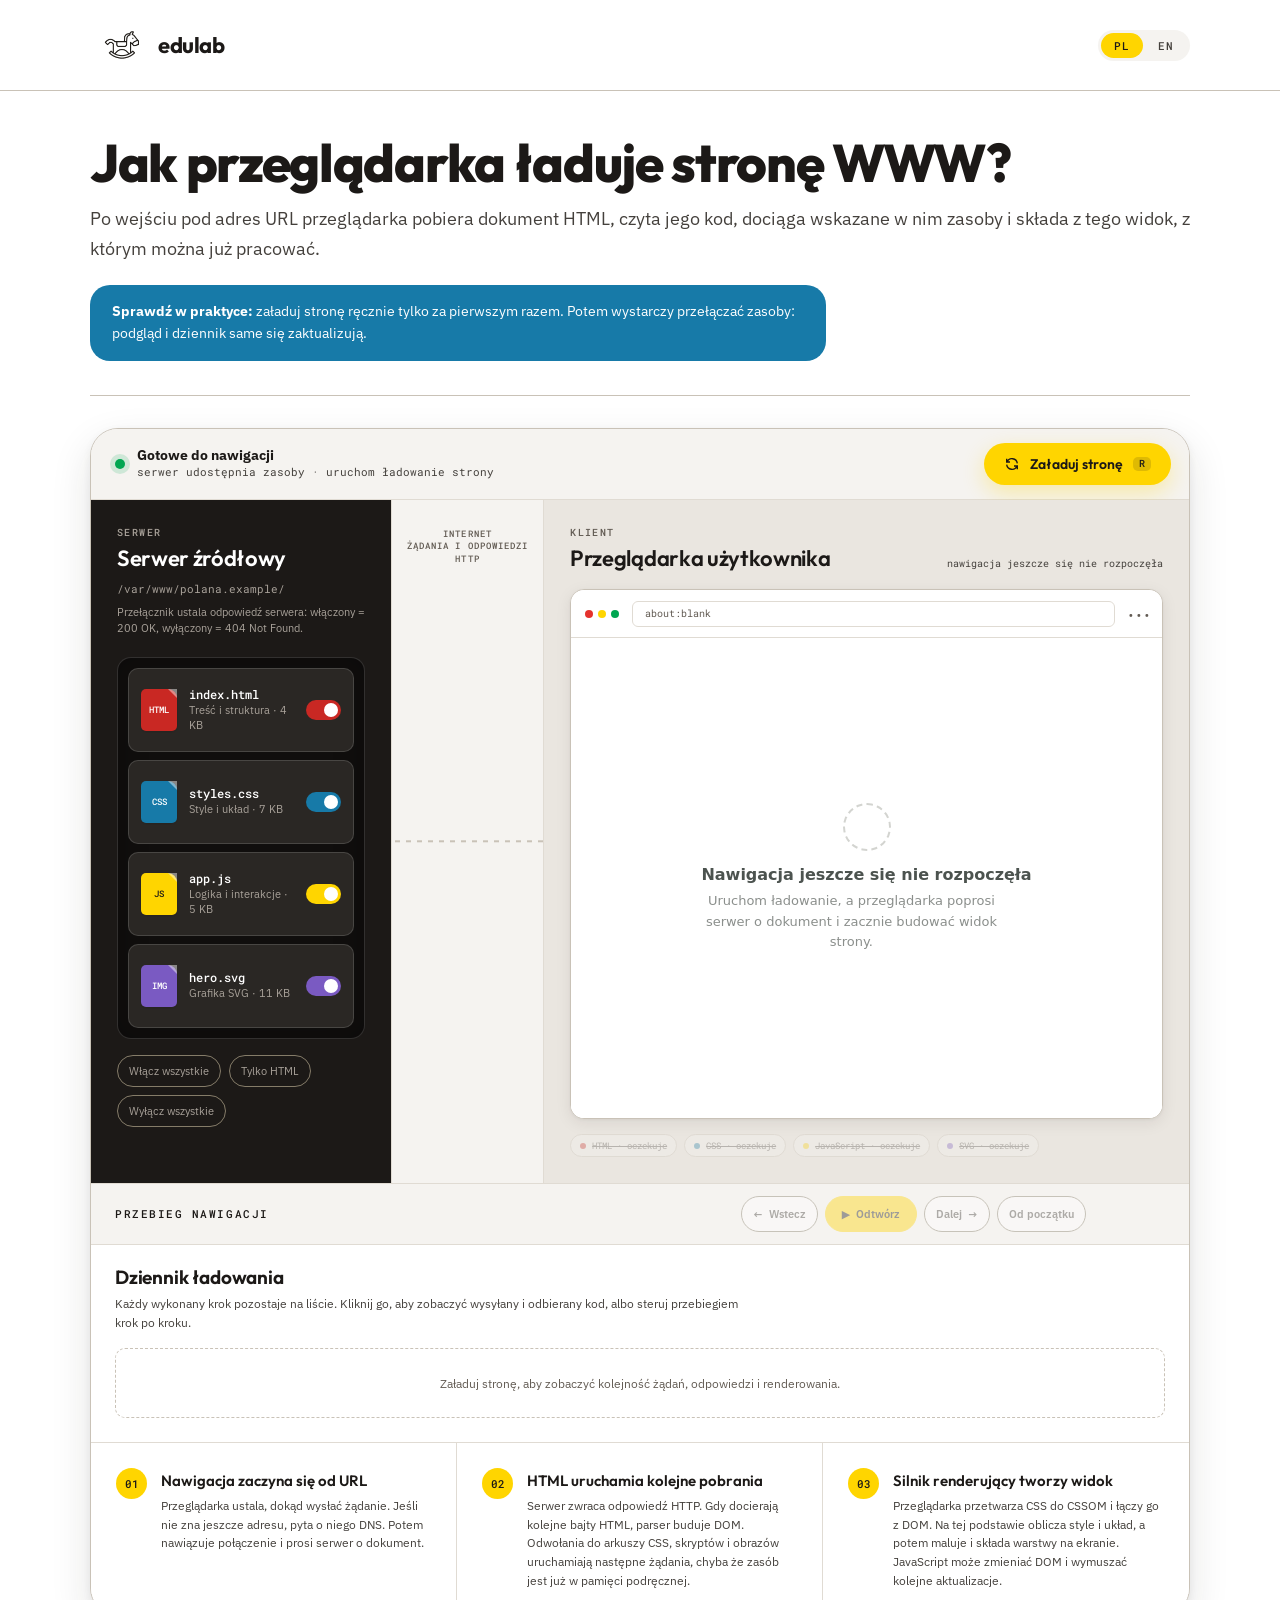
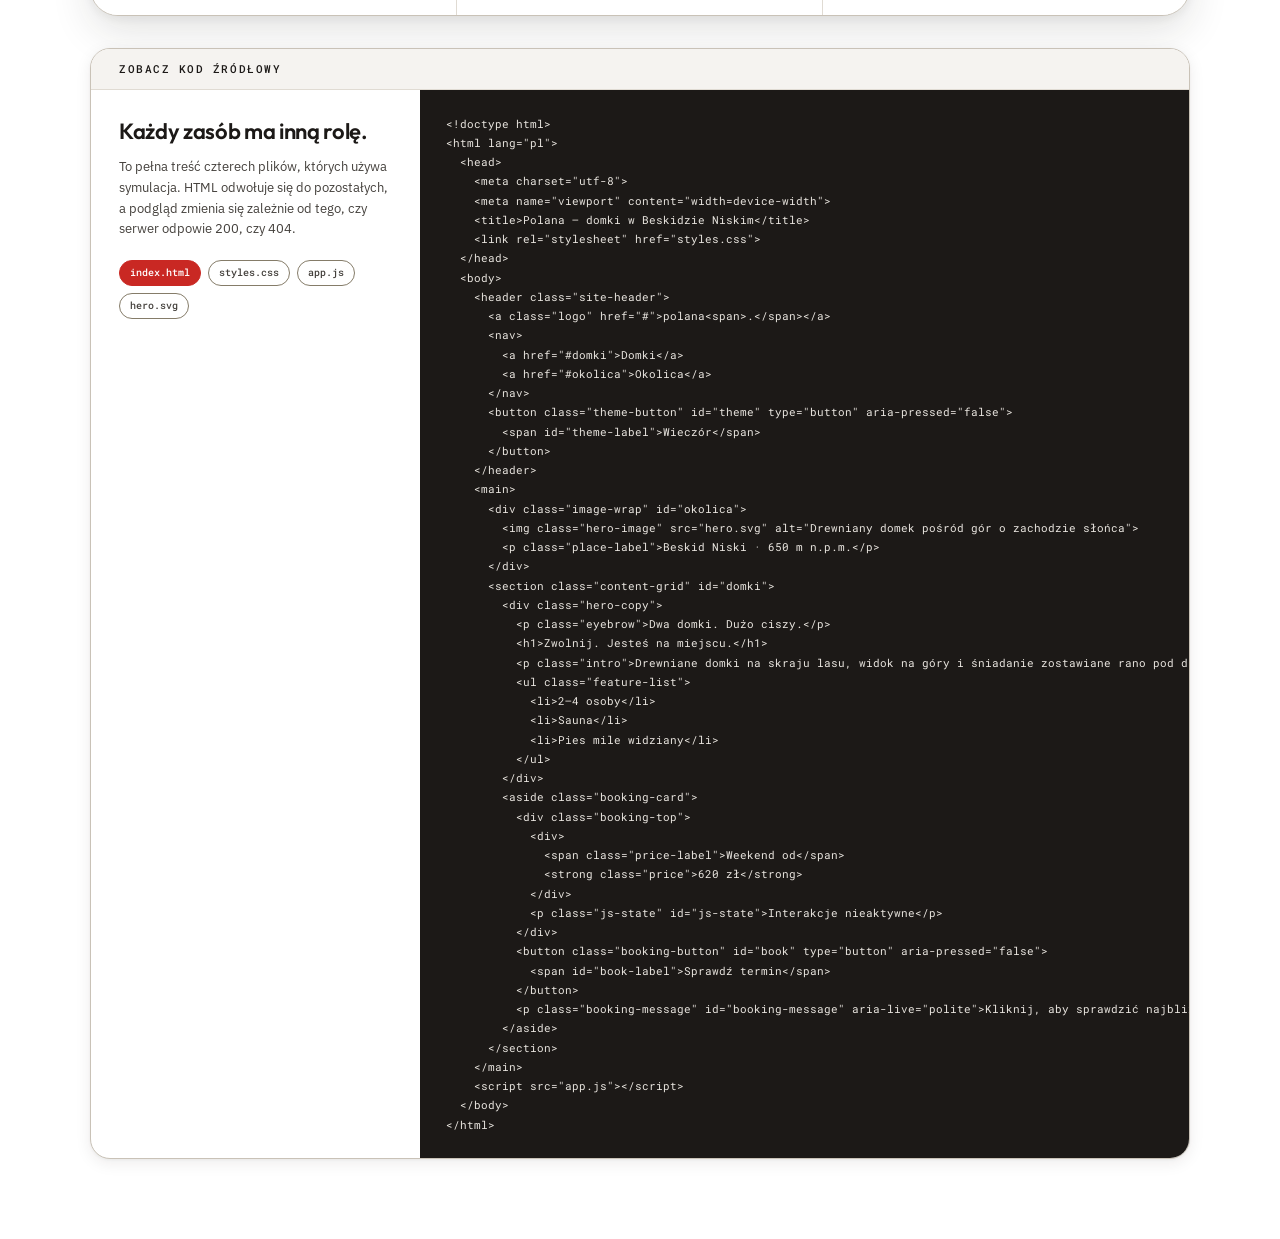
<file: index.html>
<!doctype html>
<html lang="pl">
<head>
  <meta charset="utf-8">
  <meta name="viewport" content="width=device-width, initial-scale=1">
  <meta name="description" content="Interaktywna symulacja pokazująca, jak przeglądarka przechodzi od adresu URL i odpowiedzi HTTP do DOM, CSSOM, układu i gotowego widoku.">
  <link rel="icon" href="data:image/svg+xml,%3Csvg xmlns='http://www.w3.org/2000/svg' viewBox='0 0 32 32'%3E%3Crect width='32' height='32' rx='9' fill='%231C1917'/%3E%3Crect x='7' y='7' width='8' height='8' rx='2' fill='%23E5322D'/%3E%3Crect x='17' y='7' width='8' height='8' rx='2' fill='%231E8FC2'/%3E%3Crect x='7' y='17' width='8' height='8' rx='2' fill='%23FFD500'/%3E%3Crect x='17' y='17' width='8' height='8' rx='2' fill='%237A5AC2'/%3E%3C/svg%3E">
  <title>Jak przeglądarka ładuje stronę WWW – interaktywny przewodnik</title>
  <link rel="preconnect" href="https://fonts.googleapis.com">
  <link rel="preconnect" href="https://fonts.gstatic.com" crossorigin>
  <link rel="stylesheet" href="https://fonts.googleapis.com/css2?family=Outfit:wght@400;500;600;700;800&family=IBM+Plex+Sans:wght@400;500;600;700&family=Roboto+Mono:wght@400;500&display=swap">
  <style>

    /* ─── edulab design tokens (source: edustyl tokens/colors_and_type.css) ─── */
    :root {
      --font-display: 'Outfit', 'IBM Plex Sans', system-ui, sans-serif;
      --font-sans: 'IBM Plex Sans', system-ui, -apple-system, sans-serif;
      --font-mono: 'Roboto Mono', ui-monospace, 'SF Mono', Menlo, monospace;

      --paper: #FFFFFF;
      --paper-2: #F5F3F0;
      --paper-3: #EAE6E0;
      --surface: #FFFFFF;
      --ink: #1C1917;
      --ink-2: #44403C;
      --ink-3: #625B53;
      --line: #E0DBD3;
      --line-2: #C9C2B7; --line-strong: #857C69; /* control borders >= 3:1 */ --track: color-mix(in srgb, var(--ink) 24%, transparent);

      --yellow: #FFD500; --yellow-600: #F0C800; --yellow-soft: #FFD500; --yellow-ink: #1C1917;
      --blue: #1E8FC2;   --blue-600: #177AA8;   --blue-soft: #177AA8;   --blue-ink: #FFFFFF;
      --green: #00A651;  --green-600: #078342;  --green-soft: #078342;  --green-ink: #FFFFFF;
      --red: #E5322D;    --red-600: #C92823;    --red-soft: #C92823;    --red-ink: #FFFFFF;

      /* Legacy role aliases kept so older selectors resolve */
      --marigold: var(--yellow); --marigold-600: var(--yellow-600);
      --marigold-soft: var(--yellow-soft); --marigold-ink: var(--yellow-ink);
      --teal: var(--blue); --teal-soft: var(--blue-soft); --teal-ink: var(--blue-ink);
      --sky: var(--green); --coral: var(--red);
      --play-grape: #7A5AC2;

      --primary: var(--yellow);
      --on-primary: #1C1917;
      --success: var(--green); --error: var(--red); --error-soft: var(--red);

      --r-xs: 6px; --r-sm: 10px; --r-md: 14px; --r-lg: 20px; --r-xl: 28px; --r-pill: 999px;
      --shadow-sm: 0 1px 2px rgba(33, 30, 26, .06), 0 1px 1px rgba(33, 30, 26, .04);
      --shadow-md: 0 4px 16px rgba(33, 30, 26, .08), 0 1px 3px rgba(33, 30, 26, .05);
      --shadow-lg: 0 16px 40px rgba(33, 30, 26, .12), 0 3px 8px rgba(33, 30, 26, .06);
      --shadow-primary: 0 8px 22px color-mix(in srgb, var(--yellow) 30%, transparent);
      --shadow-marigold: var(--shadow-primary);
      /* White gap + ink band: >= 3:1 on paper, stone, yellow and every chip fill */
      --focus-ring: 0 0 0 2px var(--paper), 0 0 0 5px var(--ink);

      /* ─── App mapping: file types on the edulab palette ─── */
      --html: var(--red-soft);    --html-ink: var(--red-ink);    /* -soft: small white text needs the AA shade */
      --css: var(--blue-soft);    --css-ink: var(--blue-ink);
      --js: var(--yellow);        --js-ink: var(--yellow-ink);
      --image: var(--play-grape); --image-ink: #FFFFFF;

      /* ─── Dark data panel (server, code window) – edulab ink family ─── */
      --dark-well: #100E0D;
      --dark-card: #2A2724;
      --dark-line: rgba(255, 255, 255, .14);
      --dark-line-strong: rgba(255, 255, 255, .32);
      --dark-muted: #A9A29A;
      --dark-control: #5A544E;
    }

    * { box-sizing: border-box; }

    html { scroll-behavior: smooth; }

    body {
      margin: 0;
      color: var(--ink);
      background: var(--paper);
      font-family: var(--font-sans);
      min-height: 100vh;
    }

    button, input { font: inherit; }

    button { -webkit-tap-highlight-color: transparent; }

    :focus-visible {
      outline: 3px solid transparent;
      outline-offset: 2px;
      box-shadow: var(--focus-ring);
    }

    .topbar {
      position: sticky;
      top: 0;
      z-index: 20;
      border-bottom: 1px solid var(--line-2);
      background: var(--paper);                 /* solid: the bar is a fixed edge, not a haze */
    }

    .topbar-inner,
    .page {
      width: min(1100px, calc(100% - 40px));
      margin: 0 auto;
    }

    .topbar-inner {
      display: flex;
      justify-content: space-between;
      align-items: center;
      gap: 12px;
      padding: 13px 0;
    }

    .brand {
      display: flex;
      align-items: center;
      gap: 10px;
    }

    .edu-logo { width: 64px; height: 64px; display: block; margin-right: -6px; }

    .edu-wordmark {
      color: var(--ink);
      font-family: var(--font-display);
      font-weight: 700;
      font-size: 22px;
      letter-spacing: -.02em;
    }

    .topbar-right {
      display: flex;
      align-items: center;
      gap: 14px;
    }

    .lang-switch {
      display: inline-flex;
      gap: 2px;
      padding: 3px;
      border-radius: var(--r-pill);
      background: var(--paper-2);
    }

    .lang-btn {
      border: 0;
      padding: 7px 13px;
      border-radius: var(--r-pill);
      color: var(--ink-2);
      background: transparent;
      font: 500 11px/1 var(--font-mono);
      letter-spacing: .08em;
      cursor: pointer;
      transition: background .16s ease, color .16s ease;
    }

    .lang-btn:hover { color: var(--ink); }

    .lang-btn[aria-pressed="true"] {
      color: var(--yellow-ink);
      background: var(--yellow);
    }

    .hero {                                     /* page header: left-aligned, ruled */
      margin-bottom: 32px;
      padding: 44px 0 34px;
      text-align: left;
      border-bottom: 1px solid var(--line-2);
    }

    h1 {
      margin: 0 0 14px;
      color: var(--ink);
      font-family: var(--font-display);
      font-weight: 800;
      font-size: clamp(2.3rem, 5vw, 3.3rem);
      line-height: 1.05;
      letter-spacing: -.025em;
    }

    .hero-copy {
      margin: 0;
      color: var(--ink-2);
      font-size: 1.15rem;
      line-height: 1.6;
    }

    .hero-note {
      max-width: 46rem;
      margin: 22px 0 0;
      padding: 16px 22px;
      border-radius: var(--r-lg);
      color: var(--blue-ink);
      background: var(--blue-soft);
      font-size: 14px;
      line-height: 1.55;
    }

    .hero-note strong,
    .hero-note span { color: inherit; }

    .lab {
      overflow: hidden;
      border: 1px solid var(--line-2);
      border-radius: var(--r-xl);
      background: var(--surface);
      box-shadow: var(--shadow-lg);
    }

    .lab-toolbar {
      min-height: 68px;
      padding: 14px 18px 14px 24px;
      display: flex;
      align-items: center;
      justify-content: space-between;
      gap: 18px;
      border-bottom: 1px solid var(--line);
      background: var(--paper-2);
    }

    .status {
      min-width: 0;
      display: flex;
      align-items: center;
      gap: 12px;
    }

    .status-dot {
      width: 10px;
      height: 10px;
      flex: none;
      border-radius: 50%;
      background: var(--success);
      box-shadow: 0 0 0 5px color-mix(in srgb, var(--green) 16%, transparent);
      transition: background .2s ease;
    }

    .status.loading .status-dot {
      background: var(--marigold);
      animation: pulse 1s ease infinite;
    }

    .status-copy { min-width: 0; }
    .status-title { display: block; font-weight: 700; font-size: 14px; }
    .status-detail {
      display: block;
      color: var(--ink-2);
      font: 400 11px/1.5 var(--font-mono);
    }

    .request-btn {
      flex: none;
      display: inline-flex;
      align-items: center;
      gap: 10px;
      border: 0;
      border-radius: var(--r-pill);
      padding: 12px 20px;
      color: var(--on-primary);
      background: var(--marigold);
      font-family: var(--font-display);
      font-size: 14px;
      font-weight: 600;
      cursor: pointer;
      box-shadow: var(--shadow-marigold);
      transition: background .16s ease, transform .12s cubic-bezier(.32, .72, .32, 1);
    }

    .request-btn:hover { background: var(--marigold-600); }
    .request-btn:active { transform: scale(.96); }
    .request-btn svg { width: 16px; height: 16px; }

    .request-btn kbd {
      padding: 2px 6px;
      border-radius: 5px;
      background: color-mix(in srgb, var(--ink) 14%, transparent);
      font: 500 10px/1 var(--font-mono);
    }

    .lab-stage {
      min-height: 620px;
      display: grid;
      grid-template-columns: minmax(250px, 300px) minmax(96px, .38fr) minmax(0, 1.6fr);
      align-items: stretch;
    }

    .server-panel,
    .browser-panel { padding: 26px; }

    .server-panel {
      color: var(--paper);
      background: var(--ink);
    }

    .panel-kicker {
      margin: 0 0 5px;
      font: 500 10px/1.4 var(--font-mono);
      letter-spacing: .14em;
      text-transform: uppercase;
    }

    .server-panel .panel-kicker { color: var(--dark-muted); }

    .panel-heading {
      margin: 0;
      font-family: var(--font-display);
      font-weight: 600;
      font-size: 22px;
      line-height: 1.2;
      letter-spacing: -.015em;
    }

    .server-address {
      margin: 10px 0 6px;
      color: var(--dark-muted);
      font: 400 11px/1.5 var(--font-mono);
    }

    .server-hint {
      margin: 0 0 20px;
      color: var(--dark-muted);
      font-size: 11px;
      line-height: 1.5;
    }

    .server-rack {
      padding: 10px;
      border: 1px solid var(--dark-line);
      border-radius: var(--r-md);
      background: var(--dark-well);
      box-shadow: inset 0 0 30px rgba(0, 0, 0, .25);
    }

    .file-toggle {
      --file-color: var(--html);
      --file-ink: var(--html-ink);
      min-height: 84px;
      display: grid;
      grid-template-columns: auto 1fr auto;
      align-items: center;
      gap: 12px;
      margin-bottom: 8px;
      padding: 12px;
      border: 1px solid var(--dark-line);
      border-radius: var(--r-sm);
      background: var(--dark-card);
      cursor: pointer;
      transition: opacity .18s ease, border-color .18s ease;
    }

    .file-toggle:last-child { margin-bottom: 0; }
    .file-toggle:hover { border-color: var(--dark-line-strong); }
    .file-toggle[data-file="css"] { --file-color: var(--css); --file-ink: var(--css-ink); }
    .file-toggle[data-file="js"] { --file-color: var(--js); --file-ink: var(--js-ink); }
    .file-toggle[data-file="image"] { --file-color: var(--image); --file-ink: var(--image-ink); }
    .file-toggle.is-off { opacity: .43; }

    .file-toggle input {
      position: absolute;
      inline-size: 1px;
      block-size: 1px;
      opacity: 0;
    }

    .file-toggle:has(input:focus-visible) {
      outline: 3px solid transparent;
      outline-offset: 2px;
      box-shadow: var(--focus-ring);
    }

    .file-icon {
      width: 36px;
      height: 42px;
      display: grid;
      place-items: center;
      position: relative;
      border-radius: 5px 9px 5px 5px;
      color: var(--file-ink);
      background: var(--file-color);
      font: 500 9px/1 var(--font-mono);
      box-shadow: var(--shadow-sm);
    }

    .file-icon::after {
      content: "";
      position: absolute;
      top: 0;
      right: 0;
      border-style: solid;
      border-width: 0 9px 9px 0;
      border-color: transparent rgba(255, 255, 255, .45) transparent transparent;
    }

    .file-meta { min-width: 0; }
    .file-name { display: block; font: 500 12px/1.4 var(--font-mono); }
    .file-role { display: block; color: var(--dark-muted); font-size: 11px; line-height: 1.4; }

    .switch {
      width: 35px;
      height: 20px;
      position: relative;
      border-radius: var(--r-pill);
      background: var(--dark-control);
      transition: background .18s ease;
    }

    .switch::after {
      content: "";
      width: 14px;
      height: 14px;
      position: absolute;
      top: 3px;
      left: 3px;
      border-radius: 50%;
      background: var(--surface);
      transition: transform .18s ease;
    }

    input:checked + .file-icon + .file-meta + .switch { background: var(--file-color); }
    input:checked + .file-icon + .file-meta + .switch::after { transform: translateX(15px); }

    .server-actions {
      display: flex;
      flex-wrap: wrap;
      gap: 8px;
      margin-top: 16px;
    }

    .text-btn {
      border: 1px solid var(--line-strong);      /* 4.2:1 on the ink panel */
      border-radius: var(--r-pill);
      padding: 8px 11px;
      color: var(--dark-muted);
      background: transparent;
      font-size: 11px;
      cursor: pointer;
      transition: color .16s ease, border-color .16s ease;
    }

    .text-btn:hover { color: var(--paper); border-color: var(--dark-muted); }

    .network-panel {
      min-width: 0;
      position: relative;
      display: flex;
      flex-direction: column;
      align-items: center;
      justify-content: center;
      overflow: hidden;
      padding: 26px 10px;
      background: var(--paper-2);
      border-left: 1px solid var(--line);
      border-right: 1px solid var(--line);
    }

    .network-label {
      position: absolute;
      top: 28px;
      color: var(--ink-3);
      font: 500 9px/1.4 var(--font-mono);
      letter-spacing: .12em;
      text-align: center;
      text-transform: uppercase;
    }

    .request-line {
      position: relative;
      width: 2px;
      height: 72%;
      min-height: 380px;
      background: repeating-linear-gradient(to bottom, var(--line-2) 0 5px, transparent 5px 11px);
    }

    .request-line::before,
    .request-line::after {
      position: absolute;
      left: 50%;
      width: max-content;
      transform: translateX(-50%);
      padding: 5px 8px;
      border: 1px solid var(--line-2);
      border-radius: var(--r-xs);
      color: var(--ink-2);
      background: var(--paper);
      font: 400 9px/1 var(--font-mono);
    }

    .request-line::before { content: attr(data-request); top: 4%; }
    .request-line::after { content: attr(data-response); bottom: 4%; }

    .direction {
      position: absolute;
      left: 50%;
      color: var(--ink-3);
      transform: translateX(-50%);
      font-size: 18px;
    }

    .direction.up { top: -7px; }
    .direction.down { bottom: -7px; }

    .packet {
      --packet-color: var(--html);
      --packet-ink: var(--html-ink);
      width: 44px;
      height: 25px;
      position: absolute;
      left: 50%;
      top: 8%;
      display: grid;
      place-items: center;
      border: 2px solid var(--paper-2);
      border-radius: 5px;
      color: var(--packet-ink);
      background: var(--packet-color);
      box-shadow: var(--shadow-sm);
      font: 500 8px/1 var(--font-mono);
      opacity: 0;
      transform: translate(-50%, -50%);
    }

    .packet[data-file="css"] { --packet-color: var(--css); --packet-ink: var(--css-ink); }
    .packet[data-file="js"] { --packet-color: var(--js); --packet-ink: var(--js-ink); }
    .packet[data-file="image"] { --packet-color: var(--image); --packet-ink: var(--image-ink); }
    .packet.is-error { --packet-color: var(--red-soft); --packet-ink: var(--red-ink); }
    .packet.fly { animation: deliver 1.25s cubic-bezier(.32, .72, .25, 1) forwards; }

    .browser-panel {
      min-width: 0;
      background: var(--paper-3);
    }

    .browser-heading {
      display: flex;
      justify-content: space-between;
      align-items: end;
      gap: 14px;
      margin-bottom: 18px;
    }

    .browser-panel .panel-kicker { color: var(--ink-3); }

    .paint-state {
      color: var(--ink-2);
      font: 400 10px/1.4 var(--font-mono);
      text-align: right;
    }

    .browser {
      overflow: hidden;
      border: 1px solid var(--line-2);
      border-radius: var(--r-md);
      background: var(--surface);
      box-shadow: var(--shadow-md);
    }

    .browser-chrome {
      height: 48px;
      display: grid;
      grid-template-columns: auto minmax(0, 1fr) 20px;
      align-items: center;
      gap: 13px;
      padding: 0 14px;
      border-bottom: 1px solid var(--line);
      background: var(--paper);
    }

    .window-dots { display: flex; gap: 5px; }
    .window-dots span { width: 8px; height: 8px; border-radius: 50%; background: var(--line-2); }
    .window-dots span:first-child { background: var(--coral); }
    .window-dots span:nth-child(2) { background: var(--marigold); }
    .window-dots span:nth-child(3) { background: var(--success); }

    .address-bar {
      min-width: 0;
      padding: 7px 12px;
      overflow: hidden;
      border: 1px solid var(--line);
      border-radius: var(--r-xs);
      color: var(--ink-3);
      background: var(--surface);
      font: 400 10px/1 var(--font-mono);
      text-overflow: ellipsis;
      white-space: nowrap;
    }

    .browser-menu { color: var(--ink-3); font-weight: 800; letter-spacing: 2px; }

    .preview {
      width: 100%;
      height: 480px;
      display: block;
      border: 0;
      background: var(--surface);
    }

    .browser-foot {
      display: flex;
      flex-wrap: wrap;
      gap: 7px;
      margin-top: 15px;
    }

    .resource-pill {
      --pill-color: var(--html);
      display: inline-flex;
      align-items: center;
      gap: 6px;
      padding: 6px 9px;
      border: 1px solid var(--line-2);
      border-radius: var(--r-pill);
      color: var(--ink-2);
      background: color-mix(in srgb, var(--paper) 60%, transparent);
      font: 400 9px/1 var(--font-mono);
      transition: opacity .18s ease;
    }

    .resource-pill::before {
      content: "";
      width: 6px;
      height: 6px;
      border-radius: 50%;
      background: var(--pill-color);
    }

    .resource-pill[data-file="css"] { --pill-color: var(--css); }
    .resource-pill[data-file="js"] { --pill-color: var(--js); }
    .resource-pill[data-file="image"] { --pill-color: var(--image); }
    .resource-pill.is-off { opacity: .3; text-decoration: line-through; }
    .resource-pill.is-error {
      --pill-color: var(--red-ink);
      border-color: var(--red-soft);
      color: var(--red-ink);
      background: var(--red-soft);
      text-decoration: none;
      opacity: 1;
    }

    .timeline {
      grid-column: 1 / -1;
      border-top: 1px solid var(--line);
      background: var(--paper);
    }

    .timeline-head {                            /* stone head strip: label + controls */
      display: flex;
      align-items: center;
      justify-content: space-between;
      gap: 20px;
      padding: 12px 24px;
      background: var(--paper-2);
      border-bottom: 1px solid var(--line);
    }

    .timeline-head .panel-kicker { margin: 0; color: var(--ink); font-size: 11px; }
    .timeline-body { padding: 20px 24px 24px; }
    .timeline-copy { max-width: 630px; margin-bottom: 16px; }
    .timeline-title {
      margin: 0;
      font-family: var(--font-display);
      font-size: 19px;
      font-weight: 650;
      letter-spacing: -.01em;
    }

    .timeline-intro {
      margin: 6px 0 0;
      color: var(--ink-2);
      font-size: 12px;
      line-height: 1.55;
    }

    .timeline-controls {
      display: flex;
      align-items: center;
      flex-wrap: wrap;
      justify-content: flex-end;
      gap: 7px;
    }

    .timeline-btn {
      min-width: 38px;
      min-height: 36px;
      display: inline-flex;
      align-items: center;
      justify-content: center;
      gap: 6px;
      border: 1px solid var(--line-strong);
      border-radius: var(--r-pill);
      padding: 8px 11px;
      color: var(--ink-2);
      background: var(--surface);
      font-size: 11px;
      font-weight: 600;
      cursor: pointer;
    }

    .timeline-btn:hover:not(:disabled) {
      color: var(--ink);
      background: var(--paper-2);
      border-color: var(--ink-3);
    }

    .timeline-btn:disabled {
      cursor: default;
      opacity: .4;
    }

    .timeline-btn.primary {
      min-width: 92px;
      color: var(--yellow-ink);
      border-color: var(--yellow);
      background: var(--yellow);
    }

    .timeline-btn.primary:hover:not(:disabled) {
      color: var(--yellow-ink);
      border-color: var(--yellow-600);
      background: var(--yellow-600);
    }

    .timeline-progress {
      min-width: 72px;
      color: var(--ink-3);
      font: 500 10px/1 var(--font-mono);
      text-align: center;
    }

    .timeline-list {
      min-height: 70px;
      display: grid;
      gap: 8px;
      margin: 0;
      padding: 0;
      list-style: none;
    }

    .timeline-empty {
      display: grid;
      place-items: center;
      min-height: 70px;
      padding: 16px;
      border: 1px dashed var(--line-2);
      border-radius: var(--r-sm);
      color: var(--ink-3);
      font-size: 12px;
      text-align: center;
    }

    .timeline-event {
      width: 100%;
      display: grid;
      grid-template-columns: 72px 12px minmax(0, 1fr);
      gap: 12px;
      align-items: start;
      padding: 11px 13px;
      border: 1px solid var(--line-strong);
      border-radius: var(--r-sm);
      color: inherit;
      background: var(--surface);
      font: inherit;
      text-align: left;
      cursor: pointer;
      transition: border-color .16s ease, background .16s ease, transform .12s ease;
    }

    .timeline-event:hover { border-color: var(--ink-3); background: var(--paper-2); }
    .timeline-event:focus-visible {
      outline: 3px solid transparent;
      outline-offset: 2px;
      box-shadow: var(--focus-ring);
    }

    .timeline-event.is-current {
      border-color: var(--yellow);
      background: var(--surface);
      box-shadow: var(--shadow-sm);
    }

    .timeline-event.is-selected {
      border-color: var(--blue);
      background: var(--surface);
      box-shadow: var(--shadow-sm);
    }

    .timeline-event.is-error {
      border-color: var(--red);
      background: var(--surface);
    }

    .timeline-event.is-error strong { color: var(--red-600); }

    .timeline-code {
      padding-top: 3px;
      color: var(--ink-3);
      font: 500 9px/1.3 var(--font-mono);
      text-transform: uppercase;
    }

    .timeline-marker {
      width: 9px;
      height: 9px;
      margin-top: 4px;
      border: 2px solid var(--surface);
      border-radius: 50%;
      background: var(--green);
      box-shadow: 0 0 0 1px color-mix(in srgb, var(--green) 40%, transparent);
    }

    .timeline-event.is-current .timeline-marker {
      background: var(--yellow);
      box-shadow: 0 0 0 3px color-mix(in srgb, var(--yellow) 30%, transparent);
    }

    .timeline-event.is-error .timeline-marker {
      background: var(--red);
      box-shadow: 0 0 0 1px color-mix(in srgb, var(--red) 40%, transparent);
    }

    .timeline-event strong {
      display: block;
      margin-bottom: 3px;
      font-size: 12px;
    }

    .timeline-event p {
      margin: 0;
      color: var(--ink-2);
      font-size: 11px;
      line-height: 1.5;
    }

    .exchange {
      margin-top: 16px;
      overflow: hidden;
      border: 1px solid var(--line-2);
      border-radius: var(--r-md);
      background: var(--surface);
    }

    .exchange[hidden] { display: none; }

    .exchange-head {
      display: flex;
      align-items: center;
      gap: 10px;
      padding: 13px 15px;
      border-bottom: 1px solid var(--line);
      background: var(--paper-2);
    }

    .exchange-step {
      flex: none;
      border-radius: var(--r-pill);
      padding: 5px 8px;
      color: var(--marigold-ink);
      background: var(--marigold-soft);
      font: 500 9px/1 var(--font-mono);
      text-transform: uppercase;
    }

    .exchange-title {
      margin: 0;
      font-family: var(--font-display);
      font-size: 14px;
      font-weight: 650;
    }

    .exchange-grid {
      display: grid;
      grid-template-columns: repeat(2, minmax(0, 1fr));
    }

    .exchange-pane { min-width: 0; }
    .exchange-pane + .exchange-pane { border-left: 1px solid var(--line); }

    .exchange-label {
      display: block;
      padding: 10px 14px;
      border-bottom: 1px solid var(--line);
      color: var(--ink-2);
      background: var(--paper);
      font: 600 9px/1.3 var(--font-mono);
      letter-spacing: .08em;
      text-transform: uppercase;
    }

    .exchange pre {
      height: 330px;
      margin: 0;
      padding: 15px;
      overflow: auto;
      color: var(--paper-3);
      background: var(--ink);
    }

    .exchange code {
      font: 400 10px/1.6 var(--font-mono);
      white-space: pre;
    }

    .explainer {
      display: grid;
      grid-template-columns: repeat(3, 1fr);
      border-top: 1px solid var(--line);
      background: var(--surface);
    }

    .explain-step {
      min-height: 150px;
      display: grid;
      grid-template-columns: auto 1fr;
      gap: 14px;
      padding: 25px;
      border-right: 1px solid var(--line);
    }

    .explain-step:last-child { border-right: 0; }

    .step-no {
      width: 31px;
      height: 31px;
      display: grid;
      place-items: center;
      border-radius: 50%;
      color: var(--marigold-ink);
      background: var(--marigold-soft);
      font: 500 11px/1 var(--font-mono);
    }

    .explain-step h3 { margin: 3px 0 7px; font-family: var(--font-display); font-weight: 600; font-size: 15px; }
    .explain-step p { margin: 0; color: var(--ink-2); font-size: 12px; line-height: 1.55; }

    .inspect {
      margin: 32px 0 80px;
      display: grid;
      grid-template-columns: minmax(220px, .6fr) minmax(0, 1.4fr);
      overflow: hidden;
      border: 1px solid var(--line-2);
      border-radius: var(--r-lg);
      background: var(--surface);
      box-shadow: var(--shadow-md);
    }

    .inspect-head {                             /* stone head strip across both columns */
      grid-column: 1 / -1;
      padding: 12px 28px;
      background: var(--paper-2);
      border-bottom: 1px solid var(--line);
    }
    .inspect-head .panel-kicker { margin: 0; color: var(--ink); font-size: 11px; }
    .inspect-copy { padding: 28px; }
    .inspect-copy .panel-heading { margin-bottom: 4px; }
    .inspect-copy p { color: var(--ink-2); font-size: 13px; line-height: 1.6; }

    .code-tabs { display: flex; flex-wrap: wrap; gap: 7px; margin-top: 20px; }

    .code-tab {
      --tab-color: var(--html);
      --tab-ink: var(--html-ink);
      border: 1px solid var(--line-strong);
      border-radius: var(--r-pill);
      padding: 7px 10px;
      color: var(--ink-2);
      background: transparent;
      font: 500 10px/1 var(--font-mono);
      cursor: pointer;
      transition: background .16s ease, color .16s ease, border-color .16s ease;
    }

    .code-tab[data-file="css"] { --tab-color: var(--css); --tab-ink: var(--css-ink); }
    .code-tab[data-file="js"] { --tab-color: var(--js); --tab-ink: var(--js-ink); }
    .code-tab[data-file="image"] { --tab-color: var(--image); --tab-ink: var(--image-ink); }
    .code-tab[aria-selected="true"] { color: var(--tab-ink); background: var(--tab-color); border-color: var(--tab-color); }

    .code-window {
      min-width: 0;
      min-height: 320px;
      padding: 24px 26px;
      overflow: auto;
      color: var(--paper-3);
      background: var(--ink);
    }

    .code-window pre { margin: 0; }
    .code-window code { font: 400 11px/1.75 var(--font-mono); white-space: pre; }

    .sr-only {
      width: 1px;
      height: 1px;
      position: absolute;
      padding: 0;
      overflow: hidden;
      clip: rect(0, 0, 0, 0);
      white-space: nowrap;
      border: 0;
    }

    @keyframes deliver {
      0% { top: 10%; opacity: 0; transform: translate(-50%, -50%) scale(.7); }
      14% { opacity: 1; }
      85% { opacity: 1; }
      100% { top: 90%; opacity: 0; transform: translate(-50%, -50%) scale(1); }
    }

    @keyframes pulse {
      50% { transform: scale(.78); box-shadow: 0 0 0 9px color-mix(in srgb, var(--yellow) 22%, transparent); }
    }

    @media (min-width: 901px) {
      .request-line { transform: rotate(-90deg); }
      .request-line::before,
      .request-line::after,
      .packet { transform: translate(-50%, -50%) rotate(90deg); }
      .packet.fly { animation-name: deliver-horizontal; }
      .direction { transform: translateX(-50%) rotate(90deg); }

      @keyframes deliver-horizontal {
        0% { top: 10%; opacity: 0; transform: translate(-50%, -50%) rotate(90deg) scale(.7); }
        14% { opacity: 1; }
        85% { opacity: 1; }
        100% { top: 90%; opacity: 0; transform: translate(-50%, -50%) rotate(90deg) scale(1); }
      }
    }

    @media (max-width: 1000px) {
      .lab-stage { grid-template-columns: 250px 88px minmax(0, 1fr); }
      .server-panel, .browser-panel { padding: 21px; }
    }

    @media (max-width: 900px) {
      .lab-stage { grid-template-columns: 1fr; }
      .network-panel { min-height: 230px; padding-top: 56px; border: 0; border-top: 1px solid var(--line); border-bottom: 1px solid var(--line); }
      .request-line { width: 2px; height: 170px; min-height: 0; }
      .network-label { top: 16px; }
      .server-rack { display: grid; grid-template-columns: repeat(2, 1fr); gap: 8px; }
      .file-toggle { margin: 0; }
      .preview { height: 510px; }
    }

    @media (max-width: 680px) {
      .topbar-inner, .page { width: min(100% - 24px, 1100px); }
      .edu-wordmark { font-size: 19px; }
      .hero { padding: 28px 0 28px; margin-bottom: 24px; }
      .lab { border-radius: var(--r-lg); }
      .lab-toolbar { align-items: flex-start; padding: 14px; }
      .status-detail { max-width: 220px; }
      .request-btn span, .request-btn kbd { display: none; }
      .request-btn { padding: 12px; }
      .server-panel, .browser-panel { padding: 18px 14px; }
      .server-rack { grid-template-columns: 1fr; }
      .file-toggle { min-height: 72px; }
      .server-panel { order: 1; }
      .network-panel { order: 2; }
      .timeline { order: 3; }
      .browser-panel { order: 4; }
      .browser-heading { align-items: flex-start; }
      .preview { height: 630px; }
      .timeline-head { display: block; padding: 12px 14px; }
      .timeline-body { padding: 18px 14px 20px; }
      .timeline-controls { justify-content: flex-start; margin-top: 12px; }
      .inspect-head { padding: 12px 18px; }
      .timeline-event { grid-template-columns: 58px 10px minmax(0, 1fr); gap: 9px; padding: 10px; }
      .exchange-grid { grid-template-columns: 1fr; }
      .exchange-pane + .exchange-pane { border-left: 0; border-top: 1px solid var(--line); }
      .exchange pre { height: auto; max-height: 260px; }
      .explainer { grid-template-columns: 1fr; }
      .explain-step { min-height: auto; border-right: 0; border-bottom: 1px solid var(--line); }
      .explain-step:last-child { border-bottom: 0; }
      .inspect { grid-template-columns: 1fr; }
      .code-window { max-height: 350px; min-height: 280px; }
    }

    @media (prefers-reduced-motion: reduce) {
      *, *::before, *::after { scroll-behavior: auto !important; animation-duration: .01ms !important; animation-iteration-count: 1 !important; transition-duration: .01ms !important; }
    }
  </style>
</head>
<body>
  <header class="topbar">
    <div class="topbar-inner">
      <div class="brand">
        <img class="edu-logo" src="[data-uri]" alt="edulab">
        <span class="edu-wordmark">edulab</span>
      </div>
      <div class="topbar-right">
        <div class="lang-switch" role="group" aria-label="Język / Language">
          <button class="lang-btn" type="button" data-lang="pl" aria-pressed="true">PL</button>
          <button class="lang-btn" type="button" data-lang="en" aria-pressed="false">EN</button>
        </div>
      </div>
    </div>
  </header>

  <main class="page">
    <section class="hero" aria-labelledby="page-title">
      <h1 id="page-title" data-i18n="title">Jak przeglądarka ładuje stronę WWW?</h1>
      <p class="hero-copy" data-i18n="lead"></p>
      <aside class="hero-note"><strong data-i18n="noteLabel"></strong> <span data-i18n="noteBody"></span></aside>
    </section>

    <section class="lab" aria-label="Interaktywna symulacja ładowania strony" data-i18n-aria-label="labAria">
      <div class="lab-toolbar">
        <div class="status" id="status" aria-live="polite">
          <span class="status-dot" aria-hidden="true"></span>
          <span class="status-copy">
            <span class="status-title" id="statusTitle"></span>
            <span class="status-detail" id="statusDetail"></span>
          </span>
        </div>
        <button class="request-btn" id="requestButton" type="button">
          <svg viewBox="0 0 24 24" fill="none" stroke="currentColor" stroke-width="2" aria-hidden="true"><path d="M20 11a8.1 8.1 0 0 0-15.5-2M4 4v5h5M4 13a8.1 8.1 0 0 0 15.5 2M20 20v-5h-5"/></svg>
          <span id="requestLabel" data-i18n="btnRequest"></span>
          <kbd aria-hidden="true">R</kbd>
        </button>
      </div>

      <div class="lab-stage">
        <section class="server-panel" aria-labelledby="server-title">
          <p class="panel-kicker" data-i18n="kickerServer"></p>
          <h2 class="panel-heading" id="server-title" data-i18n="serverTitle"></h2>
          <p class="server-address">/var/www/polana.example/</p>
          <p class="server-hint" data-i18n="serverHint"></p>

          <div class="server-rack" id="serverRack">
            <label class="file-toggle" data-file="html">
              <input type="checkbox" value="html" checked>
              <span class="file-icon">HTML</span>
              <span class="file-meta"><span class="file-name">index.html</span><span class="file-role" data-i18n="roleHtml"></span></span>
              <span class="switch" aria-hidden="true"></span>
            </label>
            <label class="file-toggle" data-file="css">
              <input type="checkbox" value="css" checked>
              <span class="file-icon">CSS</span>
              <span class="file-meta"><span class="file-name">styles.css</span><span class="file-role" data-i18n="roleCss"></span></span>
              <span class="switch" aria-hidden="true"></span>
            </label>
            <label class="file-toggle" data-file="js">
              <input type="checkbox" value="js" checked>
              <span class="file-icon">JS</span>
              <span class="file-meta"><span class="file-name">app.js</span><span class="file-role" data-i18n="roleJs"></span></span>
              <span class="switch" aria-hidden="true"></span>
            </label>
            <label class="file-toggle" data-file="image">
              <input type="checkbox" value="image" checked>
              <span class="file-icon">IMG</span>
              <span class="file-meta"><span class="file-name">hero.svg</span><span class="file-role" data-i18n="roleImage"></span></span>
              <span class="switch" aria-hidden="true"></span>
            </label>
          </div>

          <div class="server-actions" aria-label="Szybki wybór zasobów" data-i18n-aria-label="presetsAria">
            <button class="text-btn" type="button" id="allOn" data-i18n="presetAll"></button>
            <button class="text-btn" type="button" id="htmlOnly" data-i18n="presetHtml"></button>
            <button class="text-btn" type="button" id="allOff" data-i18n="presetClear"></button>
          </div>
        </section>

        <section class="network-panel" aria-label="Żądania i odpowiedzi przez internet" data-i18n-aria-label="networkAria">
          <span class="network-label">Internet<br><span data-i18n="networkSub"></span></span>
          <div class="request-line" id="requestLine" data-request="GET /" data-response="–" aria-hidden="true">
            <span class="direction up">⌃</span>
            <span class="direction down">⌄</span>
            <span class="packet" data-file="html">HTML</span>
            <span class="packet" data-file="css">CSS</span>
            <span class="packet" data-file="js">JS</span>
            <span class="packet" data-file="image">IMG</span>
          </div>
        </section>

        <section class="browser-panel" aria-labelledby="browser-title">
          <div class="browser-heading">
            <div><p class="panel-kicker" data-i18n="kickerClient"></p><h2 class="panel-heading" id="browser-title" data-i18n="browserTitle"></h2></div>
            <span class="paint-state" id="paintState"></span>
          </div>

          <div class="browser">
            <div class="browser-chrome" aria-hidden="true">
              <span class="window-dots"><span></span><span></span><span></span></span>
              <span class="address-bar" id="addressBar">about:blank</span>
              <span class="browser-menu">···</span>
            </div>
            <iframe class="preview" id="preview" title="Strona wyrenderowana z odebranych zasobów" data-i18n-title="previewTitle" sandbox=""></iframe>
          </div>

          <div class="browser-foot" id="resourcePills" aria-label="Stan zasobów w przeglądarce" data-i18n-aria-label="resourcesAria">
            <span class="resource-pill" data-file="html" data-i18n="pillHtmlPending"></span>
            <span class="resource-pill" data-file="css" data-i18n="pillCssPending"></span>
            <span class="resource-pill" data-file="js" data-i18n="pillJsPending"></span>
            <span class="resource-pill" data-file="image" data-i18n="pillImagePending"></span>
          </div>
        </section>

        <section class="timeline" aria-labelledby="timeline-title">
          <div class="timeline-head">
            <p class="panel-kicker" data-i18n="timelineKicker"></p>
            <div class="timeline-controls" role="group" aria-label="Sterowanie przebiegiem symulacji" data-i18n-aria-label="timelineControlsAria">
              <button class="timeline-btn" id="timelinePrev" type="button" disabled>
                <span aria-hidden="true">←</span><span data-i18n="timelinePrev"></span>
              </button>
              <button class="timeline-btn primary" id="timelinePlay" type="button" disabled>
                <span id="timelinePlayIcon" aria-hidden="true">▶</span><span id="timelinePlayLabel" data-i18n="timelinePlay"></span>
              </button>
              <button class="timeline-btn" id="timelineNext" type="button" disabled>
                <span data-i18n="timelineNext"></span><span aria-hidden="true">→</span>
              </button>
              <button class="timeline-btn" id="timelineReset" type="button" disabled data-i18n="timelineReset"></button>
              <span class="timeline-progress" id="timelineProgress" aria-live="polite"></span>
            </div>
          </div>
          <div class="timeline-body">
          <div class="timeline-copy">
            <h2 class="timeline-title" id="timeline-title" data-i18n="timelineTitle"></h2>
            <p class="timeline-intro" data-i18n="timelineIntro"></p>
          </div>
          <ol class="timeline-list" id="timelineList" aria-live="polite">
            <li class="timeline-empty" data-i18n="timelineEmpty"></li>
          </ol>
          <section class="exchange" id="timelineExchange" aria-labelledby="exchange-title" hidden>
            <header class="exchange-head">
              <span class="exchange-step" id="exchangeStep"></span>
              <h3 class="exchange-title" id="exchange-title"></h3>
            </header>
            <div class="exchange-grid">
              <article class="exchange-pane">
                <span class="exchange-label" data-i18n="exchangeSent"></span>
                <pre><code id="exchangeSentCode"></code></pre>
              </article>
              <article class="exchange-pane">
                <span class="exchange-label" data-i18n="exchangeReceived"></span>
                <pre><code id="exchangeReceivedCode"></code></pre>
              </article>
            </div>
          </section>
          </div>
        </section>
      </div>

      <div class="explainer" aria-label="Etapy ładowania i renderowania strony" data-i18n-aria-label="stepsAria">
        <article class="explain-step"><span class="step-no">01</span><div><h3 data-i18n="step1t"></h3><p data-i18n="step1p"></p></div></article>
        <article class="explain-step"><span class="step-no">02</span><div><h3 data-i18n="step2t"></h3><p data-i18n="step2p"></p></div></article>
        <article class="explain-step"><span class="step-no">03</span><div><h3 data-i18n="step3t"></h3><p data-i18n="step3p"></p></div></article>
      </div>
    </section>

    <section class="inspect" aria-labelledby="inspect-title">
      <div class="inspect-head"><p class="panel-kicker" data-i18n="inspectKicker"></p></div>
      <div class="inspect-copy">
        <h2 class="panel-heading" id="inspect-title" data-i18n="inspectTitle"></h2>
        <p data-i18n="inspectCopy"></p>
        <div class="code-tabs" role="tablist" aria-label="Przykładowe pliki źródłowe" data-i18n-aria-label="sourceTabsAria">
          <button class="code-tab" id="tab-html" data-file="html" role="tab" aria-selected="true" aria-controls="source-panel" tabindex="0">index.html</button>
          <button class="code-tab" id="tab-css" data-file="css" role="tab" aria-selected="false" aria-controls="source-panel" tabindex="-1">styles.css</button>
          <button class="code-tab" id="tab-js" data-file="js" role="tab" aria-selected="false" aria-controls="source-panel" tabindex="-1">app.js</button>
          <button class="code-tab" id="tab-image" data-file="image" role="tab" aria-selected="false" aria-controls="source-panel" tabindex="-1">hero.svg</button>
        </div>
      </div>
      <div class="code-window" id="source-panel" role="tabpanel" aria-labelledby="tab-html" tabindex="0"><pre><code id="codeContent"></code></pre></div>
    </section>
  </main>

  <script>
    // ─── Translations ───
    const T = {
      pl: {
        docTitle: "Jak przeglądarka ładuje stronę WWW – interaktywny przewodnik",
        metaDesc: "Interaktywna symulacja pokazująca, jak przeglądarka przechodzi od adresu URL i odpowiedzi HTTP do DOM, CSSOM, układu i gotowego widoku.",
        title: "Jak przeglądarka ładuje stronę WWW?",
        lead: "Po wejściu pod adres URL przeglądarka pobiera dokument HTML, czyta jego kod, dociąga wskazane w nim zasoby i składa z tego widok, z którym można już pracować.",
        noteLabel: "Sprawdź w praktyce:",
        noteBody: "załaduj stronę ręcznie tylko za pierwszym razem. Potem wystarczy przełączać zasoby: podgląd i dziennik same się zaktualizują.",
        btnRequest: "Załaduj stronę",
        btnReload: "Załaduj ponownie",
        btnRequestAria: "Załaduj stronę (skrót: R)",
        btnReloadAria: "Załaduj stronę ponownie (skrót: R)",
        kickerServer: "Serwer",
        serverTitle: "Serwer źródłowy",
        serverHint: "Przełącznik ustala odpowiedź serwera: włączony = 200 OK, wyłączony = 404 Not Found.",
        networkSub: "żądania i odpowiedzi HTTP",
        kickerClient: "Klient",
        browserTitle: "Przeglądarka użytkownika",
        roleHtml: "Treść i struktura · 4 KB",
        roleCss: "Style i układ · 7 KB",
        roleJs: "Logika i interakcje · 5 KB",
        roleImage: "Grafika SVG · 11 KB",
        presetAll: "Włącz wszystkie",
        presetHtml: "Tylko HTML",
        presetClear: "Wyłącz wszystkie",
        pillHtmlPending: "HTML · oczekuje",
        pillCssPending: "CSS · oczekuje",
        pillJsPending: "JavaScript · oczekuje",
        pillImagePending: "SVG · oczekuje",
        pillHtmlOk: "HTML → DOM",
        pillCssOk: "CSS → CSSOM",
        pillJsOk: "JavaScript wykonany",
        pillImageOk: "SVG zdekodowany",
        pillHtmlError: "HTML · 404",
        pillCssError: "CSS · 404",
        pillJsError: "JavaScript · 404",
        pillImageError: "SVG · 404",
        step1t: "Nawigacja zaczyna się od URL",
        step1p: "Przeglądarka ustala, dokąd wysłać żądanie. Jeśli nie zna jeszcze adresu, pyta o niego DNS. Potem nawiązuje połączenie i prosi serwer o dokument.",
        step2t: "HTML uruchamia kolejne pobrania",
        step2p: "Serwer zwraca odpowiedź HTTP. Gdy docierają kolejne bajty HTML, parser buduje DOM. Odwołania do arkuszy CSS, skryptów i obrazów uruchamiają następne żądania, chyba że zasób jest już w pamięci podręcznej.",
        step3t: "Silnik renderujący tworzy widok",
        step3p: "Przeglądarka przetwarza CSS do CSSOM i łączy go z DOM. Na tej podstawie oblicza style i układ, a potem maluje i składa warstwy na ekranie. JavaScript może zmieniać DOM i wymuszać kolejne aktualizacje.",
        inspectKicker: "Zobacz kod źródłowy",
        inspectTitle: "Każdy zasób ma inną rolę.",
        inspectCopy: "To pełna treść czterech plików, których używa symulacja. HTML odwołuje się do pozostałych, a podgląd zmienia się zależnie od tego, czy serwer odpowie 200, czy 404.",
        statusReady: "Gotowe do nawigacji",
        statusReadyDetail: "serwer udostępnia zasoby · uruchom ładowanie strony",
        statusAssembled: "Widok gotowy",
        statusAssembledDetail: "{files} · odebrano {kb} KB · ukończono układ i malowanie",
        statusNoDoc: "Nie otrzymano dokumentu HTML",
        statusNoDocDetail: "404 Not Found dla GET / · nie odkryto odwołań do zasobów",
        statusChanged: "Zmieniono zasoby: aktualizuję podgląd",
        statusChangedDetail: "przeglądarka sama ponawia żądania dla aktualnego zestawu",
        statusRequesting: "Żądanie dokumentu HTML",
        statusRequestingDetail: "ustalenie hosta i połączenie HTTPS · GET / HTTP/2",
        statusTransferring: "Odbieranie: {file}",
        statusFirstOk: "200 OK · parser buduje DOM i odkrywa odwołania do zasobów",
        statusLinkedOk: "200 OK · odebrano zasób {i} z {total}",
        statusNotFound: "Serwer zwrócił 404",
        statusNotFoundDetail: "GET / → 404 Not Found · brak dokumentu HTML do parsowania",
        paintIdle: "nawigacja jeszcze się nie rozpoczęła",
        paintLinked: "DOM + {res} → style → układ → malowanie",
        paintNoLinked: "DOM → style domyślne → układ → malowanie",
        paintWaitingHtml: "brak dokumentu do renderowania",
        fileForms: ["1 zasób", "{n} zasoby", "{n} zasobów"],
        resForms: ["1 zasób", "{n} zasoby", "{n} zasobów"],
        previewIdleTitle: "Nawigacja jeszcze się nie rozpoczęła",
        previewIdleBody: "Uruchom ładowanie, a przeglądarka poprosi serwer o dokument i zacznie budować widok strony.",
        preview404Title: "Brak dokumentu do wyświetlenia",
        preview404Body: "W tej symulacji serwer odpowiedział 404 na żądanie dokumentu. Bez HTML przeglądarka nie odkryje odwołań do pozostałych zasobów.",
        previewJsNote: "Bez app.js przyciski pozostają nieaktywne.",
        previewImageAlt: "Zachód słońca nad warstwami zielonych gór",
        previewImageMissing: "Nie pobrano pliku hero.svg",
        labAria: "Interaktywna symulacja ładowania strony",
        presetsAria: "Szybki wybór zasobów",
        networkAria: "Żądania i odpowiedzi przez internet",
        previewTitle: "Strona wyrenderowana z odebranych zasobów",
        resourcesAria: "Stan zasobów w przeglądarce",
        stepsAria: "Etapy ładowania i renderowania strony",
        sourceTabsAria: "Przykładowe pliki źródłowe",
        timelineKicker: "Przebieg nawigacji",
        timelineTitle: "Dziennik ładowania",
        timelineIntro: "Każdy wykonany krok pozostaje na liście. Kliknij go, aby zobaczyć wysyłany i odbierany kod, albo steruj przebiegiem krok po kroku.",
        timelinePrev: "Wstecz",
        timelinePlay: "Odtwórz",
        timelinePause: "Pauza",
        timelineNext: "Dalej",
        timelineReset: "Od początku",
        timelineEmpty: "Załaduj stronę, aby zobaczyć kolejność żądań, odpowiedzi i renderowania.",
        timelineControlsAria: "Sterowanie przebiegiem symulacji",
        timelineProgress: "krok {current} z {total}",
        timelineNavigateTitle: "Nawigacja do polana.example",
        timelineNavigateDetail: "Przeglądarka ustala adres hosta, nawiązuje połączenie HTTPS i wysyła GET /.",
        timelineHtmlOkTitle: "index.html: 200 OK",
        timelineHtmlOkDetail: "Serwer zwraca dokument HTML. Przeglądarka może zacząć go parsować jeszcze w trakcie odbierania danych.",
        timelineHtmlErrorTitle: "index.html: 404 Not Found",
        timelineHtmlErrorDetail: "Żądanie dotarło do serwera, ale dokument nie jest dostępny. Bez jego treści nie da się odkryć odwołań do pozostałych zasobów.",
        timelineParseTitle: "Parser buduje DOM",
        timelineParseDetail: "Przeglądarka zamienia znaczniki HTML w drzewo dokumentu i odnajduje odwołania do styles.css, app.js oraz hero.svg.",
        timelineRequestsTitle: "Trzy kolejne żądania",
        timelineRequestsDetail: "Przeglądarka prosi o CSS, JavaScript i obraz. Te żądania mogą biec równolegle i kończyć się w różnej kolejności.",
        timelineResourceOkTitle: "{file}: 200 OK",
        timelineResourceOkDetail: "Odebrano {file} ({kb} KB). Przeglądarka może teraz przetworzyć ten zasób.",
        timelineResourceErrorTitle: "{file}: 404 Not Found",
        timelineResourceErrorDetail: "Przeglądarka poprosiła o {file}, ale serwer go nie udostępnił. Ładowanie dokumentu trwa dalej bez tego zasobu.",
        timelineRenderTitle: "Style, układ i malowanie",
        timelineRenderDetail: "Przeglądarka tworzy widok z odebranych zasobów. Załadowane: {loaded}. Błędy: {errors}.",
        timelineNone: "brak",
        paintConnecting: "połączenie → GET /",
        paintHtml: "HTML odebrany",
        paintParsing: "HTML → DOM",
        paintRequesting: "3 żądania zasobów",
        paintResource: "przetwarzanie odpowiedzi",
        paintComplete: "style → układ → malowanie",
        paintFailed: "404 · brak dokumentu",
        exchangeSent: "Przeglądarka wysyła",
        exchangeReceived: "Przeglądarka otrzymuje lub tworzy",
        codeNoNetwork: "– Brak transmisji sieciowej w tym kroku.",
        codeWaiting: "– Oczekiwanie na odpowiedź serwera.",
        codeResponsesPending: "– Odpowiedzi mogą nadejść równolegle i w innej kolejności.",
        codeDomComment: "Wynik parsowania, uproszczone drzewo DOM:",
        codeRenderComment: "Wynik lokalnego przetwarzania w silniku renderującym:",
        codeCssLoaded: "CSSOM (styles.css)",
        codeCssMissing: "style domyślne przeglądarki (brak styles.css)",
        codeJsLoaded: "JavaScript wykonany",
        codeJsMissing: "brak logiki JavaScript",
        codeImageLoaded: "SVG zdekodowany",
        codeImageMissing: "uszkodzony obraz + tekst alt",
        codeRenderStages: "drzewo renderowania\n        ↓\nobliczenie stylów\n        ↓\nukład elementów\n        ↓\nmalowanie i składanie warstw"
      },
      en: {
        docTitle: "How a browser loads a web page – interactive guide",
        metaDesc: "An interactive simulation of how a browser moves from a URL and HTTP responses to the DOM, CSSOM, layout, and a rendered page.",
        title: "How does a browser load a web page?",
        lead: "When you navigate to a URL, the browser fetches an HTML document, reads its code, pulls in the resources it references, and builds them into a view you can already work with.",
        noteLabel: "Try it:",
        noteBody: "load the page manually only the first time. After that, just switch resources on or off: the preview and the loading log update themselves.",
        btnRequest: "Load the page",
        btnReload: "Reload the page",
        btnRequestAria: "Load the page (shortcut: R)",
        btnReloadAria: "Reload the page (shortcut: R)",
        kickerServer: "Server",
        serverTitle: "Origin server",
        serverHint: "Each switch controls the server response: on = 200 OK, off = 404 Not Found.",
        networkSub: "HTTP requests and responses",
        kickerClient: "Client",
        browserTitle: "User's browser",
        roleHtml: "Content and structure · 4 KB",
        roleCss: "Styles and layout · 7 KB",
        roleJs: "Logic and interactions · 5 KB",
        roleImage: "SVG graphic · 11 KB",
        presetAll: "Enable all",
        presetHtml: "HTML only",
        presetClear: "Disable all",
        pillHtmlPending: "HTML · pending",
        pillCssPending: "CSS · pending",
        pillJsPending: "JavaScript · pending",
        pillImagePending: "SVG · pending",
        pillHtmlOk: "HTML → DOM",
        pillCssOk: "CSS → CSSOM",
        pillJsOk: "JavaScript executed",
        pillImageOk: "SVG decoded",
        pillHtmlError: "HTML · 404",
        pillCssError: "CSS · 404",
        pillJsError: "JavaScript · 404",
        pillImageError: "SVG · 404",
        step1t: "Navigation starts with a URL",
        step1p: "The browser works out where to send the request. If it does not know the address yet, it asks DNS. Then it opens a connection and asks the server for a document.",
        step2t: "HTML triggers more fetches",
        step2p: "The server returns an HTTP response. As HTML bytes arrive, the parser builds the DOM. References to stylesheets, scripts, and images trigger more requests, unless a resource is already cached.",
        step3t: "The rendering engine creates the view",
        step3p: "The browser processes CSS into the CSSOM and combines it with the DOM. From that it calculates styles and layout, then paints and composites layers on screen. JavaScript can change the DOM and force further updates.",
        inspectKicker: "Inspect the source",
        inspectTitle: "Every resource has a different role.",
        inspectCopy: "These are the complete contents of the four files the simulation uses. HTML references the others, and the preview changes depending on whether the server answers 200 or 404.",
        statusReady: "Ready to navigate",
        statusReadyDetail: "the server is exposing resources · start loading the page",
        statusAssembled: "View ready",
        statusAssembledDetail: "{files} · {kb} KB received · layout and paint complete",
        statusNoDoc: "No HTML document received",
        statusNoDocDetail: "404 Not Found for GET / · no resource references discovered",
        statusChanged: "Resources changed: updating the preview",
        statusChangedDetail: "the browser is repeating requests for the current set on its own",
        statusRequesting: "Requesting the HTML document",
        statusRequestingDetail: "host resolution and HTTPS connection · GET / HTTP/2",
        statusTransferring: "Receiving {file}",
        statusFirstOk: "200 OK · the parser is building the DOM and discovering resource references",
        statusLinkedOk: "200 OK · received resource {i} of {total}",
        statusNotFound: "The server returned 404",
        statusNotFoundDetail: "GET / → 404 Not Found · no HTML document to parse",
        paintIdle: "navigation has not started yet",
        paintLinked: "DOM + {res} → style → layout → paint",
        paintNoLinked: "DOM → default styles → layout → paint",
        paintWaitingHtml: "no document to render",
        fileForms: ["1 resource", "{n} resources", "{n} resources"],
        resForms: ["1 resource", "{n} resources", "{n} resources"],
        previewIdleTitle: "Navigation has not started yet",
        previewIdleBody: "Start loading, and the browser will request a document from the server and begin building the page view.",
        preview404Title: "No document to display",
        preview404Body: "In this simulation, the server returned 404 for the document request. Without HTML, the browser will not discover references to the remaining resources.",
        previewJsNote: "Without app.js, the buttons remain inactive.",
        previewImageAlt: "Sunset over layered green mountains",
        previewImageMissing: "hero.svg was not fetched",
        labAria: "Interactive page-loading simulation",
        presetsAria: "Quick resource selection",
        networkAria: "Requests and responses over the internet",
        previewTitle: "Page rendered from the received resources",
        resourcesAria: "Browser resource state",
        stepsAria: "Page loading and rendering stages",
        sourceTabsAria: "Example source files",
        timelineKicker: "Navigation sequence",
        timelineTitle: "Loading log",
        timelineIntro: "Every completed step remains in the list. Click one to inspect the code sent and received, or control the sequence one step at a time.",
        timelinePrev: "Back",
        timelinePlay: "Play",
        timelinePause: "Pause",
        timelineNext: "Next",
        timelineReset: "Restart",
        timelineEmpty: "Load the page to see the sequence of requests, responses, and rendering work.",
        timelineControlsAria: "Simulation playback controls",
        timelineProgress: "step {current} of {total}",
        timelineNavigateTitle: "Navigate to polana.example",
        timelineNavigateDetail: "The browser resolves the host, opens an HTTPS connection, and sends GET /.",
        timelineHtmlOkTitle: "index.html: 200 OK",
        timelineHtmlOkDetail: "The server returns an HTML document. The browser can start parsing it while the rest of the data is still arriving.",
        timelineHtmlErrorTitle: "index.html: 404 Not Found",
        timelineHtmlErrorDetail: "The request reached the server, but the document is unavailable. Without its contents, references to the remaining resources cannot be discovered.",
        timelineParseTitle: "The parser builds the DOM",
        timelineParseDetail: "The browser turns HTML markup into a document tree and finds references to styles.css, app.js, and hero.svg.",
        timelineRequestsTitle: "Three more requests",
        timelineRequestsDetail: "The browser requests the CSS, JavaScript, and image. These requests can run in parallel and finish in a different order.",
        timelineResourceOkTitle: "{file}: 200 OK",
        timelineResourceOkDetail: "Received {file} ({kb} KB). The browser can now process this resource.",
        timelineResourceErrorTitle: "{file}: 404 Not Found",
        timelineResourceErrorDetail: "The browser requested {file}, but the server did not provide it. Document loading continues without that resource.",
        timelineRenderTitle: "Style, layout, and paint",
        timelineRenderDetail: "The browser creates the view from the resources it received. Loaded: {loaded}. Errors: {errors}.",
        timelineNone: "none",
        paintConnecting: "connection → GET /",
        paintHtml: "HTML received",
        paintParsing: "HTML → DOM",
        paintRequesting: "3 resource requests",
        paintResource: "processing responses",
        paintComplete: "style → layout → paint",
        paintFailed: "404 · no document",
        exchangeSent: "Browser sends",
        exchangeReceived: "Browser receives or creates",
        codeNoNetwork: "– No network transmission occurs during this step.",
        codeWaiting: "– Waiting for the server response.",
        codeResponsesPending: "– Responses may arrive in parallel and in a different order.",
        codeDomComment: "Parsing result, simplified DOM tree:",
        codeRenderComment: "Result of local processing in the rendering engine:",
        codeCssLoaded: "CSSOM (styles.css)",
        codeCssMissing: "browser default styles (styles.css missing)",
        codeJsLoaded: "JavaScript executed",
        codeJsMissing: "no JavaScript logic",
        codeImageLoaded: "SVG decoded",
        codeImageMissing: "broken image + alt text",
        codeRenderStages: "render tree\n        ↓\nstyle calculation\n        ↓\nlayout\n        ↓\npaint and compositing"
      }
    };

    const LANG_KEY = "webAnatomyLang";
    let lang = "pl";
    try {
      const saved = localStorage.getItem(LANG_KEY);
      if (saved && T[saved]) lang = saved;
    } catch (e) { /* localStorage unavailable */ }

    function t(key) { return T[lang][key]; }
    function fmt(str, vars) { return str.replace(/\{(\w+)\}/g, (m, k) => vars[k]); }

    // ─── State ───
    const fileSizes = { html: 4, css: 7, js: 5, image: 11 };
    const fileNames = { html: "index.html", css: "styles.css", js: "app.js", image: "hero.svg" };
    const files = ["html", "css", "js", "image"];
    const linkedFiles = ["css", "js", "image"];
    let hasRequested = false;
    let lastRequestedFiles = [];
    let timelineEvents = [];
    let timelineIndex = -1;
    let timelineSelectedIndex = -1;
    let timelineTimer = null;
    let autoReloadTimer = null;
    let isPlaying = false;

    // ─── DOM refs ───
    const inputs = Object.fromEntries(files.map(file => [file, document.querySelector(`input[value="${file}"]`)]));
    const status = document.getElementById("status");
    const statusTitle = document.getElementById("statusTitle");
    const statusDetail = document.getElementById("statusDetail");
    const paintState = document.getElementById("paintState");
    const preview = document.getElementById("preview");
    const addressBar = document.getElementById("addressBar");
    const requestButton = document.getElementById("requestButton");
    const requestLabel = document.getElementById("requestLabel");
    const requestLine = document.getElementById("requestLine");
    const timelineList = document.getElementById("timelineList");
    const timelinePrev = document.getElementById("timelinePrev");
    const timelinePlay = document.getElementById("timelinePlay");
    const timelinePlayIcon = document.getElementById("timelinePlayIcon");
    const timelinePlayLabel = document.getElementById("timelinePlayLabel");
    const timelineNext = document.getElementById("timelineNext");
    const timelineReset = document.getElementById("timelineReset");
    const timelineProgress = document.getElementById("timelineProgress");
    const timelineExchange = document.getElementById("timelineExchange");
    const exchangeStep = document.getElementById("exchangeStep");
    const exchangeTitle = document.getElementById("exchange-title");
    const exchangeSentCode = document.getElementById("exchangeSentCode");
    const exchangeReceivedCode = document.getElementById("exchangeReceivedCode");
    const langButtons = [...document.querySelectorAll(".lang-btn")];

    // ─── Simulated website content (teaching subject – deliberately not edulab-styled) ───
    const imageSvg = `<svg xmlns="http://www.w3.org/2000/svg" viewBox="0 0 900 520">
  <defs>
    <linearGradient id="sky" x1="0" y1="0" x2="0" y2="1">
      <stop stop-color="#d9e4dc"/>
      <stop offset="1" stop-color="#f4d7a4"/>
    </linearGradient>
    <linearGradient id="window" x1="0" y1="0" x2="1" y2="1">
      <stop stop-color="#fff3b0"/>
      <stop offset="1" stop-color="#e8a84a"/>
    </linearGradient>
  </defs>
  <rect width="900" height="520" rx="28" fill="url(#sky)"/>
  <circle cx="718" cy="105" r="58" fill="#f4bd62"/>
  <path d="M0 362 185 214l145 112 115-96 222 184H0Z" fill="#789286"/>
  <path d="M238 392 525 162l375 300v58H238Z" fill="#34584f"/>
  <path d="m438 232 87-70 92 74-58-19-34 28-29-26Z" fill="#f4eee2" opacity=".9"/>
  <path d="M0 397c143-43 272-30 391 12 147 53 322 40 509-8v119H0Z" fill="#243f39"/>
  <g transform="translate(218 285)">
    <rect x="0" y="62" width="232" height="132" rx="5" fill="#c77b4e"/>
    <path d="M-28 72 116 0l145 72Z" fill="#5b3328"/>
    <rect x="91" y="112" width="51" height="82" rx="3" fill="#5b3328"/>
    <rect x="26" y="100" width="48" height="43" rx="3" fill="url(#window)"/>
    <rect x="159" y="100" width="48" height="43" rx="3" fill="url(#window)"/>
    <path d="M50 100v43M26 121h48M183 100v43M159 121h48" stroke="#704331" stroke-width="5"/>
    <rect x="174" y="4" width="27" height="53" fill="#704331"/>
    <path d="M187 0c-23-27 27-31 4-61 38 27-5 39 20 62Z" fill="#fff" opacity=".52"/>
  </g>
  <g fill="#172f2a">
    <path d="m92 430 42-112 42 112Z"/><rect x="128" y="419" width="12" height="62"/>
    <path d="m720 442 50-138 50 138Z"/><rect x="764" y="427" width="13" height="68"/>
    <path d="m786 456 36-98 36 98Z"/><rect x="817" y="445" width="11" height="55"/>
  </g>
</svg>`;
    const imageUri = `data:image/svg+xml;charset=UTF-8,${encodeURIComponent(imageSvg)}`;

    const previewCss = `:root {
  --forest: #183d35;
  --forest-light: #2d5d50;
  --cream: #f5f0e6;
  --paper: #fffdf7;
  --orange: #d96f3b;
  --muted: #6d776f;
}

* { box-sizing: border-box; }

body {
  min-height: 100vh;
  margin: 0;
  color: var(--forest);
  background: var(--cream);
  font-family: Arial, sans-serif;
  transition: color .25s ease, background .25s ease;
}

button,
a { font: inherit; }

a {
  color: inherit;
  text-decoration: none;
}

.site-header {
  min-height: 58px;
  display: flex;
  align-items: center;
  gap: 22px;
  padding: 11px 26px;
}

.logo {
  margin-right: auto;
  font-size: 20px;
  font-weight: 800;
  letter-spacing: -1px;
}

.logo span { color: var(--orange); }

nav {
  display: flex;
  gap: 17px;
  color: var(--muted);
  font-size: 11px;
  font-weight: 700;
}

.theme-button {
  border: 1px solid rgba(24, 61, 53, .18);
  border-radius: 999px;
  padding: 7px 11px;
  color: var(--forest);
  background: transparent;
  font-size: 10px;
  font-weight: 700;
  cursor: pointer;
}

main { padding: 4px 26px 24px; }

.image-wrap { position: relative; }

.hero-image {
  width: 100%;
  height: 180px;
  display: block;
  object-fit: cover;
  border-radius: 18px;
  box-shadow: 0 14px 30px rgba(24, 61, 53, .15);
}

.place-label {
  position: absolute;
  left: 13px;
  bottom: 13px;
  margin: 0;
  border-radius: 999px;
  padding: 6px 9px;
  color: white;
  background: rgba(19, 46, 40, .8);
  font-size: 9px;
  font-weight: 700;
  letter-spacing: .08em;
  backdrop-filter: blur(8px);
}

.content-grid {
  display: grid;
  grid-template-columns: minmax(0, 1.2fr) minmax(190px, .8fr);
  gap: 22px;
  align-items: end;
  padding-top: 20px;
}

.eyebrow {
  margin: 0 0 6px;
  color: var(--orange);
  font-size: 9px;
  font-weight: 800;
  letter-spacing: .16em;
  text-transform: uppercase;
}

h1 {
  max-width: 390px;
  margin: 0;
  font-size: clamp(34px, 6vw, 52px);
  line-height: .94;
  letter-spacing: -.055em;
}

.intro {
  max-width: 420px;
  margin: 10px 0 0;
  color: var(--muted);
  font-size: 11px;
  line-height: 1.55;
}

.feature-list {
  display: flex;
  flex-wrap: wrap;
  gap: 6px;
  margin: 13px 0 0;
  padding: 0;
  list-style: none;
}

.feature-list li {
  border: 1px solid rgba(24, 61, 53, .14);
  border-radius: 999px;
  padding: 5px 8px;
  font-size: 9px;
  font-weight: 700;
}

.booking-card {
  border-radius: 16px;
  padding: 15px;
  color: white;
  background: var(--forest);
  box-shadow: 0 10px 22px rgba(24, 61, 53, .16);
}

.booking-top {
  display: flex;
  align-items: center;
  justify-content: space-between;
  gap: 10px;
  margin-bottom: 12px;
}

.price-label {
  display: block;
  color: #b8cac4;
  font-size: 9px;
}

.price {
  display: block;
  margin-top: 2px;
  font-size: 17px;
}

.js-state {
  display: inline-flex;
  align-items: center;
  gap: 5px;
  margin: 0;
  color: #d8b9aa;
  font-size: 8px;
  font-weight: 700;
  text-transform: uppercase;
}

.js-state::before {
  content: "";
  width: 6px;
  height: 6px;
  border-radius: 50%;
  background: #d96f3b;
}

.js-state.is-active { color: #bfe3cd; }
.js-state.is-active::before { background: #56ba78; }

.booking-button {
  width: 100%;
  border: 0;
  border-radius: 10px;
  padding: 10px 12px;
  color: var(--forest);
  background: #f4c768;
  font-size: 10px;
  font-weight: 800;
  cursor: pointer;
}

.booking-button.is-confirmed {
  color: white;
  background: #39865b;
}

.booking-message {
  min-height: 13px;
  margin: 8px 0 0;
  color: #b8cac4;
  font-size: 8px;
  line-height: 1.4;
}

body.night {
  --cream: #10251f;
  --paper: #17372f;
  --forest: #ecf2eb;
  --muted: #adbbb4;
}

body.night .booking-card {
  color: #ecf2eb;
  background: #24483f;
}

body.night .theme-button {
  color: #ecf2eb;
  border-color: rgba(236, 242, 235, .25);
}

body.night .feature-list li {
  border-color: rgba(236, 242, 235, .2);
}

@media (max-width: 520px) {
  .site-header { gap: 11px; padding: 10px 16px; }
  nav { gap: 9px; }
  main { padding: 3px 16px 20px; }
  .hero-image { height: 185px; }
  .content-grid { grid-template-columns: 1fr; gap: 14px; padding-top: 17px; }
  h1 { font-size: 40px; }
  .booking-card { padding: 13px; }
}`;

    const previewJs = `const bookingButton = document.querySelector("#book");
const bookingLabel = document.querySelector("#book-label");
const bookingMessage = document.querySelector("#booking-message");
const themeButton = document.querySelector("#theme");
const themeLabel = document.querySelector("#theme-label");
const jsState = document.querySelector("#js-state");

jsState.textContent = "Interakcje aktywne";
jsState.classList.add("is-active");

bookingButton.addEventListener("click", () => {
  const confirmed = bookingButton.classList.toggle("is-confirmed");
  bookingButton.setAttribute("aria-pressed", String(confirmed));
  bookingLabel.textContent = confirmed ? "Termin dostępny ✓" : "Sprawdź termin";
  bookingMessage.textContent = confirmed
    ? "Najbliższy wolny weekend: 18–20 października."
    : "Kliknij, aby sprawdzić najbliższy termin.";
});

themeButton.addEventListener("click", () => {
  const nightMode = document.body.classList.toggle("night");
  themeButton.setAttribute("aria-pressed", String(nightMode));
  themeLabel.textContent = nightMode ? "Dzień" : "Wieczór";
});`;

    const previewHtml = `<!doctype html>
<html lang="pl">
  <head>
    <meta charset="utf-8">
    <meta name="viewport" content="width=device-width">
    <title>Polana – domki w Beskidzie Niskim</title>
    <link rel="stylesheet" href="styles.css">
  </head>
  <body>
    <header class="site-header">
      <a class="logo" href="#">polana<span>.</span></a>
      <nav>
        <a href="#domki">Domki</a>
        <a href="#okolica">Okolica</a>
      </nav>
      <button class="theme-button" id="theme" type="button" aria-pressed="false">
        <span id="theme-label">Wieczór</span>
      </button>
    </header>
    <main>
      <div class="image-wrap" id="okolica">
        <img class="hero-image" src="hero.svg" alt="Drewniany domek pośród gór o zachodzie słońca">
        <p class="place-label">Beskid Niski · 650 m n.p.m.</p>
      </div>
      <section class="content-grid" id="domki">
        <div class="hero-copy">
          <p class="eyebrow">Dwa domki. Dużo ciszy.</p>
          <h1>Zwolnij. Jesteś na miejscu.</h1>
          <p class="intro">Drewniane domki na skraju lasu, widok na góry i śniadanie zostawiane rano pod drzwiami.</p>
          <ul class="feature-list">
            <li>2–4 osoby</li>
            <li>Sauna</li>
            <li>Pies mile widziany</li>
          </ul>
        </div>
        <aside class="booking-card">
          <div class="booking-top">
            <div>
              <span class="price-label">Weekend od</span>
              <strong class="price">620 zł</strong>
            </div>
            <p class="js-state" id="js-state">Interakcje nieaktywne</p>
          </div>
          <button class="booking-button" id="book" type="button" aria-pressed="false">
            <span id="book-label">Sprawdź termin</span>
          </button>
          <p class="booking-message" id="booking-message" aria-live="polite">Kliknij, aby sprawdzić najbliższy termin.</p>
        </aside>
      </section>
    </main>
    <script src="app.js"><\/script>
  </body>
</html>`;

    // ─── Helpers ───
    function selectedFiles() {
      return files.filter(file => inputs[file].checked);
    }

    function sameFiles(first, second) {
      return files.every(file => first.includes(file) === second.includes(file));
    }

    function buildIdle() {
      return `<!doctype html><html><body style="margin:0;min-height:100vh;display:grid;place-items:center;padding:30px;box-sizing:border-box;text-align:center;background:#fff;color:#8b8f8c;font-family:system-ui,sans-serif"><div><div style="width:44px;height:44px;margin:0 auto 14px;border-radius:50%;border:2px dashed #d3d4d0"></div><h2 style="margin:0 0 7px;font-size:16px;color:#4c534f">${t("previewIdleTitle")}</h2><p style="max-width:300px;margin:0;font-size:13px;line-height:1.6">${t("previewIdleBody")}</p></div></body></html>`;
    }

    function buildPreview(delivered) {
      const has = file => delivered.includes(file);
      if (!has("html")) {
        return `<!doctype html><html><body style="margin:0;min-height:100vh;display:grid;place-items:center;padding:30px;box-sizing:border-box;text-align:center;background:#fff;color:#717672;font-family:system-ui,sans-serif"><div><div style="font:700 54px/1 monospace;color:#d9dad7">404</div><h2 style="margin:12px 0 7px;color:#28332f">${t("preview404Title")}</h2><p style="max-width:300px;margin:0;font-size:13px;line-height:1.6">${t("preview404Body")}</p></div></body></html>`;
      }

      const externalScript = '<script src="app.js"><' + '/script>';
      const inlineScript = '<script>\n' + previewJs + '\n<' + '/script>';
      let documentHtml = previewHtml;
      documentHtml = documentHtml.replace(
        '<link rel="stylesheet" href="styles.css">',
        has("css") ? `<style>\n${previewCss}\n    </style>` : ""
      );
      if (has("image")) {
        documentHtml = documentHtml.replace('src="hero.svg"', `src="${imageUri}"`);
      }
      documentHtml = documentHtml.replace(externalScript, has("js") ? inlineScript : "");
      return documentHtml;
    }

    function httpRequestCode(path, accept = "*/*") {
      return `GET ${path} HTTP/2
Host: polana.example
Accept: ${accept}
Accept-Language: pl
Cache-Control: no-cache`;
    }

    function httpResponseCode(available, path, contentType, body) {
      if (!available) {
        return `HTTP/2 404 Not Found
Content-Type: text/plain; charset=utf-8
Cache-Control: no-cache

404 Not Found: ${path}`;
      }
      return `HTTP/2 200 OK
Content-Type: ${contentType}
Cache-Control: max-age=0

${body}`;
    }

    function domTreeCode() {
      return `${t("codeDomComment")}

Document
└─ html[lang="pl"]
   ├─ head
   │  ├─ title
   │  └─ link[href="styles.css"]
   └─ body
      ├─ header.site-header
      │  ├─ a.logo
      │  ├─ nav
      │  └─ button#theme
      ├─ main
      │  ├─ img[src="hero.svg"]
      │  └─ section.content-grid
      │     ├─ div.hero-copy
      │     └─ aside.booking-card
      └─ script[src="app.js"]`;
    }

    function renderPipelineCode(delivered, errors) {
      const cssState = t(delivered.includes("css") ? "codeCssLoaded" : "codeCssMissing");
      const jsState = t(delivered.includes("js") ? "codeJsLoaded" : "codeJsMissing");
      const imageState = t(delivered.includes("image") ? "codeImageLoaded" : "codeImageMissing");
      return `${t("codeRenderComment")}

DOM
 + ${cssState}
 + ${jsState}
 + ${imageState}
        ↓
${t("codeRenderStages")}

200 OK: ${delivered.map(file => fileNames[file]).join(", ")}
404: ${errors.length ? errors.map(file => fileNames[file]).join(", ") : t("timelineNone")}`;
    }

    function createTimelineEvents(available) {
      const documentRequest = httpRequestCode("/", "text/html,application/xhtml+xml");
      const events = [{
        code: "URL",
        title: t("timelineNavigateTitle"),
        detail: t("timelineNavigateDetail"),
        delivered: [],
        responded: [],
        request: "GET /",
        response: "–",
        paintKey: "paintConnecting",
        sentCode: documentRequest,
        receivedCode: t("codeWaiting")
      }];

      const htmlAvailable = available.includes("html");
      events.push({
        code: "HTML",
        title: t(htmlAvailable ? "timelineHtmlOkTitle" : "timelineHtmlErrorTitle"),
        detail: t(htmlAvailable ? "timelineHtmlOkDetail" : "timelineHtmlErrorDetail"),
        delivered: htmlAvailable ? ["html"] : [],
        responded: ["html"],
        request: "GET /",
        response: htmlAvailable ? "200 OK" : "404 Not Found",
        paintKey: htmlAvailable ? "paintHtml" : "paintFailed",
        file: "html",
        error: !htmlAvailable,
        sentCode: documentRequest,
        receivedCode: httpResponseCode(htmlAvailable, "/", "text/html; charset=utf-8", previewHtml)
      });

      if (!htmlAvailable) return events;

      events.push({
        code: "DOM",
        title: t("timelineParseTitle"),
        detail: t("timelineParseDetail"),
        delivered: ["html"],
        responded: ["html"],
        request: "GET /",
        response: "200 OK",
        paintKey: "paintParsing",
        sentCode: t("codeNoNetwork"),
        receivedCode: domTreeCode()
      });

      const linkedRequests = [
        httpRequestCode("/styles.css", "text/css,*/*;q=0.1"),
        httpRequestCode("/app.js", "*/*"),
        httpRequestCode("/hero.svg", "image/svg+xml,image/*,*/*;q=0.8")
      ].join("\n\n──────────\n\n");
      events.push({
        code: "HTTP ×3",
        title: t("timelineRequestsTitle"),
        detail: t("timelineRequestsDetail"),
        delivered: ["html"],
        responded: ["html"],
        request: "GET ×3",
        response: "…",
        paintKey: "paintRequesting",
        sentCode: linkedRequests,
        receivedCode: t("codeResponsesPending")
      });

      const resourceBodies = { css: previewCss, js: previewJs, image: imageSvg };
      const resourceTypes = {
        css: "text/css; charset=utf-8",
        js: "text/javascript; charset=utf-8",
        image: "image/svg+xml"
      };
      const resourceAccepts = {
        css: "text/css,*/*;q=0.1",
        js: "*/*",
        image: "image/svg+xml,image/*,*/*;q=0.8"
      };
      let delivered = ["html"];
      let responded = ["html"];
      linkedFiles.forEach(file => {
        const availableNow = available.includes(file);
        responded = [...responded, file];
        if (availableNow) delivered = [...delivered, file];
        events.push({
          code: file === "image" ? "SVG" : file.toUpperCase(),
          title: fmt(t(availableNow ? "timelineResourceOkTitle" : "timelineResourceErrorTitle"), {
            file: fileNames[file]
          }),
          detail: fmt(t(availableNow ? "timelineResourceOkDetail" : "timelineResourceErrorDetail"), {
            file: fileNames[file],
            kb: fileSizes[file]
          }),
          delivered: [...delivered],
          responded: [...responded],
          request: `GET /${fileNames[file]}`,
          response: availableNow ? "200 OK" : "404 Not Found",
          paintKey: "paintResource",
          file,
          error: !availableNow,
          sentCode: httpRequestCode(`/${fileNames[file]}`, resourceAccepts[file]),
          receivedCode: httpResponseCode(
            availableNow,
            `/${fileNames[file]}`,
            resourceTypes[file],
            resourceBodies[file]
          )
        });
      });

      const loadedNames = delivered.map(file => fileNames[file]).join(", ");
      const errorNames = linkedFiles
        .filter(file => !available.includes(file))
        .map(file => fileNames[file])
        .join(", ") || t("timelineNone");
      const okCount = delivered.length;
      const errorCount = files.length - delivered.length;
      events.push({
        code: "RENDER",
        title: t("timelineRenderTitle"),
        detail: fmt(t("timelineRenderDetail"), { loaded: loadedNames, errors: errorNames }),
        delivered: [...delivered],
        responded: [...files],
        request: "GET ×3",
        response: errorCount ? `${okCount}×200 · ${errorCount}×404` : "4×200 OK",
        paintKey: "paintComplete",
        sentCode: t("codeNoNetwork"),
        receivedCode: renderPipelineCode(
          delivered,
          linkedFiles.filter(file => !available.includes(file))
        )
      });

      return events;
    }

    function renderResourcePills(event) {
      files.forEach(file => {
        const pill = document.querySelector(`.resource-pill[data-file="${file}"]`);
        const responded = event?.responded.includes(file) || false;
        const succeeded = responded && lastRequestedFiles.includes(file);
        const state = !responded ? "Pending" : succeeded ? "Ok" : "Error";
        const key = `pill${file === "image" ? "Image" : file[0].toUpperCase() + file.slice(1)}${state}`;
        pill.dataset.i18n = key;
        pill.textContent = t(key);
        pill.classList.toggle("is-off", !responded);
        pill.classList.toggle("is-error", responded && !succeeded);
      });
    }

    function renderPreviewState(event) {
      const delivered = event?.delivered || [];
      const navigationStarted = Boolean(event);
      const documentResponded = event?.responded.includes("html") || false;
      preview.sandbox = delivered.includes("js") ? "allow-scripts" : "";
      preview.srcdoc = documentResponded ? buildPreview(delivered) : buildIdle();
      addressBar.textContent = navigationStarted ? "https://polana.example" : "about:blank";
    }

    function renderTimelineList() {
      if (timelineIndex < 0) {
        const empty = document.createElement("li");
        empty.className = "timeline-empty";
        empty.textContent = t("timelineEmpty");
        timelineList.replaceChildren(empty);
        return;
      }

      const items = timelineEvents.slice(0, timelineIndex + 1).map((event, index) => {
        const item = document.createElement("li");
        item.className = "timeline-event";
        item.setAttribute("role", "button");
        item.tabIndex = 0;
        item.setAttribute("aria-pressed", String(index === timelineSelectedIndex));
        item.setAttribute("aria-label", event.title);
        item.classList.toggle("is-current", index === timelineIndex);
        item.classList.toggle("is-selected", index === timelineSelectedIndex);
        item.classList.toggle("is-error", Boolean(event.error));
        item.addEventListener("click", () => selectTimelineEvent(index));
        item.addEventListener("keydown", keyEvent => {
          if (keyEvent.key !== "Enter" && keyEvent.key !== " ") return;
          keyEvent.preventDefault();
          selectTimelineEvent(index);
        });

        const code = document.createElement("span");
        code.className = "timeline-code";
        code.textContent = event.code;

        const marker = document.createElement("span");
        marker.className = "timeline-marker";
        marker.setAttribute("aria-hidden", "true");

        const copy = document.createElement("div");
        const title = document.createElement("strong");
        title.textContent = event.title;
        const detail = document.createElement("p");
        detail.textContent = event.detail;
        copy.append(title, detail);
        item.append(code, marker, copy);
        return item;
      });
      timelineList.replaceChildren(...items);
    }

    function renderExchange() {
      const event = timelineSelectedIndex >= 0 && timelineSelectedIndex <= timelineIndex
        ? timelineEvents[timelineSelectedIndex]
        : null;
      timelineExchange.hidden = !event;
      if (!event) return;
      exchangeStep.textContent = event.code;
      exchangeTitle.textContent = event.title;
      exchangeSentCode.textContent = event.sentCode;
      exchangeReceivedCode.textContent = event.receivedCode;
    }

    function selectTimelineEvent(index) {
      if (index < 0 || index > timelineIndex) return;
      pauseTimeline();
      timelineSelectedIndex = index;
      renderTimelineList();
      renderExchange();
    }

    function renderControls() {
      const hasEvents = timelineEvents.length > 0;
      timelinePrev.disabled = !hasEvents || timelineIndex < 0;
      timelineNext.disabled = !hasEvents || timelineIndex >= timelineEvents.length - 1;
      timelinePlay.disabled = !hasEvents;
      timelineReset.disabled = !hasEvents || timelineIndex < 0;
      timelinePlayLabel.textContent = t(isPlaying ? "timelinePause" : "timelinePlay");
      timelinePlayIcon.textContent = isPlaying ? "Ⅱ" : "▶";
      timelinePlay.setAttribute("aria-label", t(isPlaying ? "timelinePause" : "timelinePlay"));
      timelineProgress.textContent = hasEvents
        ? fmt(t("timelineProgress"), {
            current: Math.max(0, timelineIndex + 1),
            total: timelineEvents.length
          })
        : "";
    }

    function renderTimelineState() {
      document.querySelectorAll(".packet").forEach(packet => {
        packet.classList.remove("fly", "is-error");
      });

      const event = timelineIndex >= 0 ? timelineEvents[timelineIndex] : null;
      if (timelineSelectedIndex > timelineIndex) timelineSelectedIndex = timelineIndex;
      renderTimelineList();
      renderExchange();
      renderResourcePills(event);
      renderPreviewState(event);
      renderControls();

      if (!event) {
        statusTitle.textContent = t("statusReady");
        statusDetail.textContent = t("statusReadyDetail");
        paintState.textContent = t("paintIdle");
        requestLine.dataset.request = "GET /";
        requestLine.dataset.response = "–";
        return;
      }

      statusTitle.textContent = event.title;
      statusDetail.textContent = event.detail;
      paintState.textContent = t(event.paintKey);
      requestLine.dataset.request = event.request;
      requestLine.dataset.response = event.response;
    }

    function animateEvent(event) {
      if (!event.file) return;
      const packet = document.querySelector(`.packet[data-file="${event.file}"]`);
      packet.classList.toggle("is-error", Boolean(event.error));
      void packet.offsetWidth;
      packet.classList.add("fly");
    }

    function pauseTimeline() {
      if (timelineTimer) clearInterval(timelineTimer);
      timelineTimer = null;
      isPlaying = false;
      status.classList.remove("loading");
      renderControls();
    }

    function advanceTimeline() {
      if (!timelineEvents.length || timelineIndex >= timelineEvents.length - 1) {
        pauseTimeline();
        return;
      }
      timelineIndex += 1;
      timelineSelectedIndex = timelineIndex;
      renderTimelineState();
      animateEvent(timelineEvents[timelineIndex]);
      if (timelineIndex >= timelineEvents.length - 1) pauseTimeline();
    }

    function playTimeline() {
      if (!timelineEvents.length) return;
      if (isPlaying) {
        pauseTimeline();
        return;
      }
      if (timelineIndex >= timelineEvents.length - 1) {
        timelineIndex = -1;
        timelineSelectedIndex = -1;
        renderTimelineState();
      }
      isPlaying = true;
      status.classList.add("loading");
      renderControls();
      advanceTimeline();
      if (isPlaying) timelineTimer = setInterval(advanceTimeline, 1700);
    }

    function previousTimelineStep() {
      pauseTimeline();
      if (timelineIndex < 0) return;
      timelineIndex -= 1;
      timelineSelectedIndex = timelineIndex;
      renderTimelineState();
    }

    function nextTimelineStep() {
      pauseTimeline();
      advanceTimeline();
    }

    function resetTimeline() {
      pauseTimeline();
      timelineIndex = -1;
      timelineSelectedIndex = -1;
      renderTimelineState();
    }

    function updateRequestButton() {
      requestLabel.textContent = t(hasRequested ? "btnReload" : "btnRequest");
      requestButton.setAttribute("aria-label", t(hasRequested ? "btnReloadAria" : "btnRequestAria"));
    }

    function loadCurrentScenario(animate) {
      pauseTimeline();
      hasRequested = true;
      lastRequestedFiles = selectedFiles();
      timelineEvents = createTimelineEvents(lastRequestedFiles);
      timelineIndex = animate ? -1 : timelineEvents.length - 1;
      timelineSelectedIndex = timelineIndex;
      updateRequestButton();
      renderTimelineState();
      if (animate) playTimeline();
    }

    function sendRequest() {
      if (autoReloadTimer) clearTimeout(autoReloadTimer);
      autoReloadTimer = null;
      loadCurrentScenario(true);
    }

    function reloadAutomatically() {
      autoReloadTimer = null;
      loadCurrentScenario(false);
    }

    function updateServerUI() {
      const pending = selectedFiles();
      files.forEach(file => {
        document.querySelector(`.file-toggle[data-file="${file}"]`).classList.toggle("is-off", !pending.includes(file));
      });

      if (!hasRequested) return;
      if (autoReloadTimer) clearTimeout(autoReloadTimer);
      autoReloadTimer = null;

      if (sameFiles(pending, lastRequestedFiles)) {
        renderTimelineState();
        return;
      }

      pauseTimeline();
      statusTitle.textContent = t("statusChanged");
      statusDetail.textContent = t("statusChangedDetail");
      status.classList.add("loading");
      autoReloadTimer = setTimeout(reloadAutomatically, 120);
    }

    // ─── Language ───
    function applyLang(next) {
      lang = next;
      try { localStorage.setItem(LANG_KEY, lang); } catch (e) { /* ignore */ }
      document.documentElement.lang = lang;
      document.title = t("docTitle");
      document.querySelector('meta[name="description"]').setAttribute("content", t("metaDesc"));
      document.querySelectorAll("[data-i18n]").forEach(el => { el.textContent = t(el.dataset.i18n); });
      document.querySelectorAll("[data-i18n-aria-label]").forEach(el => {
        el.setAttribute("aria-label", t(el.dataset.i18nAriaLabel));
      });
      document.querySelectorAll("[data-i18n-title]").forEach(el => {
        el.setAttribute("title", t(el.dataset.i18nTitle));
      });
      updateRequestButton();
      langButtons.forEach(btn => btn.setAttribute("aria-pressed", String(btn.dataset.lang === lang)));

      if (!hasRequested) {
        timelineEvents = [];
        timelineIndex = -1;
        timelineSelectedIndex = -1;
        renderTimelineState();
      } else {
        pauseTimeline();
        timelineEvents = createTimelineEvents(lastRequestedFiles);
        timelineIndex = Math.min(timelineIndex, timelineEvents.length - 1);
        timelineSelectedIndex = Math.min(timelineSelectedIndex, timelineIndex);
        renderTimelineState();
        if (!sameFiles(selectedFiles(), lastRequestedFiles)) {
          statusTitle.textContent = t("statusChanged");
          statusDetail.textContent = t("statusChangedDetail");
        }
      }
    }

    // ─── Source inspector ───
    const sourceCode = {
      html: previewHtml,
      css: previewCss,
      js: previewJs,
      image: imageSvg
    };

    const codeContent = document.getElementById("codeContent");
    const sourcePanel = document.getElementById("source-panel");
    const codeTabs = [...document.querySelectorAll(".code-tab")];

    function showCode(file) {
      codeContent.textContent = sourceCode[file];
      codeTabs.forEach(tab => {
        const active = tab.dataset.file === file;
        tab.setAttribute("aria-selected", String(active));
        tab.tabIndex = active ? 0 : -1;
        if (active) sourcePanel.setAttribute("aria-labelledby", tab.id);
      });
    }

    // ─── Listeners ───
    document.getElementById("serverRack").addEventListener("change", updateServerUI);
    requestButton.addEventListener("click", sendRequest);
    timelinePrev.addEventListener("click", previousTimelineStep);
    timelinePlay.addEventListener("click", playTimeline);
    timelineNext.addEventListener("click", nextTimelineStep);
    timelineReset.addEventListener("click", resetTimeline);

    function setPreset(active) {
      files.forEach(file => { inputs[file].checked = active.includes(file); });
      updateServerUI();
    }

    document.getElementById("allOn").addEventListener("click", () => setPreset(files));
    document.getElementById("htmlOnly").addEventListener("click", () => setPreset(["html"]));
    document.getElementById("allOff").addEventListener("click", () => setPreset([]));

    langButtons.forEach(btn => btn.addEventListener("click", () => applyLang(btn.dataset.lang)));

    document.addEventListener("keydown", event => {
      if (event.key.toLowerCase() !== "r" || event.metaKey || event.ctrlKey || event.altKey) return;
      if (event.target.matches("input:not([type=checkbox]), textarea") || event.target.isContentEditable) return;
      event.preventDefault();
      sendRequest();
    });

    codeTabs.forEach((tab, index) => {
      tab.addEventListener("click", () => showCode(tab.dataset.file));
      tab.addEventListener("keydown", event => {
        let nextIndex;
        if (event.key === "ArrowRight") nextIndex = (index + 1) % codeTabs.length;
        if (event.key === "ArrowLeft") nextIndex = (index - 1 + codeTabs.length) % codeTabs.length;
        if (event.key === "Home") nextIndex = 0;
        if (event.key === "End") nextIndex = codeTabs.length - 1;
        if (nextIndex === undefined) return;
        event.preventDefault();
        const nextTab = codeTabs[nextIndex];
        showCode(nextTab.dataset.file);
        nextTab.focus();
      });
    });

    // ─── Init ───
    showCode("html");
    applyLang(lang);
  </script>
</body>
</html>
</file>
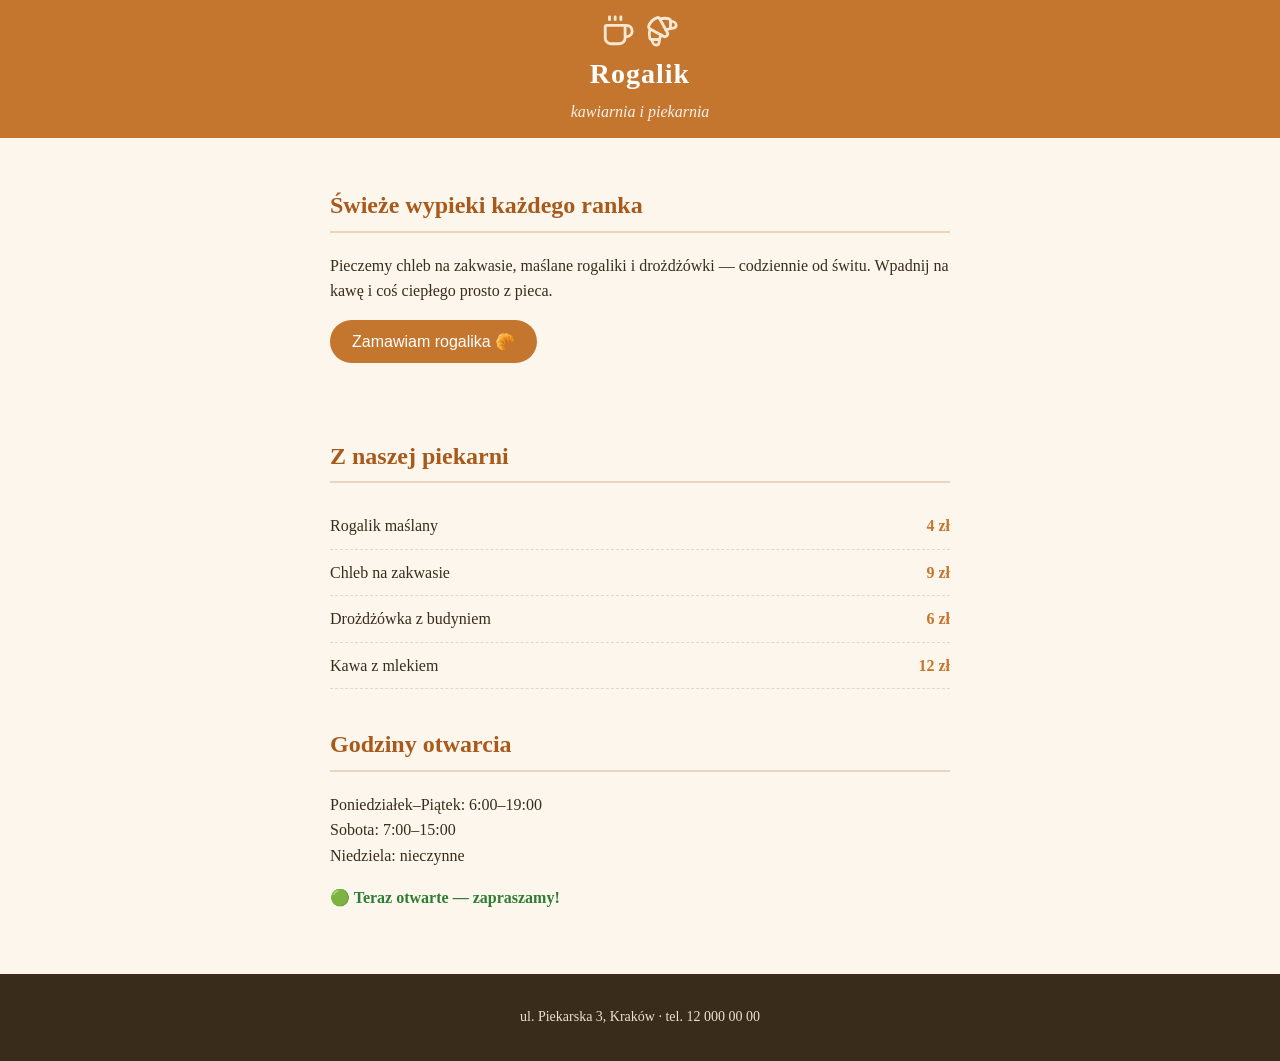
<file: sample/rogalik/index.html>
<!doctype html>
<html lang="pl">
<head>
  <meta charset="utf-8">
  <meta name="viewport" content="width=device-width, initial-scale=1">
  <title>Rogalik — kawiarnia i piekarnia</title>

  <!-- HTML łączy się z plikiem CSS, który odpowiada za wygląd: -->
  <link rel="stylesheet" href="styles.css">
</head>

<body>
  <!-- HTML to szkielet i treść strony. Same znaczniki, bez wyglądu i bez akcji. -->
  <header class="top">
    <!-- Logo z darmowych ikon Lucide (licencja ISC): filiżanka + rogalik -->
    <p class="logos">
      <img class="logo" alt=""
           src="data:image/svg+xml;utf8,<svg xmlns='http://www.w3.org/2000/svg' width='24' height='24' viewBox='0 0 24 24' fill='none' stroke='%23f6e8d2' stroke-width='2' stroke-linecap='round' stroke-linejoin='round'><path d='M10 2v2'/><path d='M14 2v2'/><path d='M16 8a1 1 0 0 1 1 1v8a4 4 0 0 1-4 4H7a4 4 0 0 1-4-4V9a1 1 0 0 1 1-1h14a4 4 0 1 1 0 8h-1'/><path d='M6 2v2'/></svg>">
      <img class="logo" alt="Logo: kawiarnia i piekarnia Rogalik"
           src="data:image/svg+xml;utf8,<svg xmlns='http://www.w3.org/2000/svg' width='24' height='24' viewBox='0 0 24 24' fill='none' stroke='%23f6e8d2' stroke-width='2' stroke-linecap='round' stroke-linejoin='round'><path d='M10.2 18H4.774a1.5 1.5 0 0 1-1.352-.97 11 11 0 0 1 .132-6.487'/><path d='M18 10.2V4.774a1.5 1.5 0 0 0-.97-1.352 11 11 0 0 0-6.486.132'/><path d='M18 5a4 3 0 0 1 4 3 2 2 0 0 1-2 2 10 10 0 0 0-5.139 1.42'/><path d='M5 18a3 4 0 0 0 3 4 2 2 0 0 0 2-2 10 10 0 0 1 1.42-5.14'/><path d='M8.709 2.554a10 10 0 0 0-6.155 6.155 1.5 1.5 0 0 0 .676 1.626l9.807 5.42a2 2 0 0 0 2.718-2.718l-5.42-9.807a1.5 1.5 0 0 0-1.626-.676'/></svg>">
    </p>
    <h1>Rogalik</h1>
    <p class="slogan">kawiarnia i piekarnia</p>
  </header>

  <main>
    <section class="intro">
      <h2>Świeże wypieki każdego ranka</h2>
      <p>Pieczemy chleb na zakwasie, maślane rogaliki i drożdżówki — codziennie od świtu.
         Wpadnij na kawę i coś ciepłego prosto z pieca.</p>
      <button id="orderBtn" class="cta">Zamawiam rogalika 🥐</button>
      <p id="orderCount" class="count"></p>
    </section>

    <section class="menu">
      <h2>Z naszej piekarni</h2>
      <ul>
        <li><span class="name">Rogalik maślany</span> <span class="price">4 zł</span></li>
        <li><span class="name">Chleb na zakwasie</span> <span class="price">9 zł</span></li>
        <li><span class="name">Drożdżówka z budyniem</span> <span class="price">6 zł</span></li>
        <li><span class="name">Kawa z mlekiem</span> <span class="price">12 zł</span></li>
      </ul>
    </section>

    <section class="hours">
      <h2>Godziny otwarcia</h2>
      <p>Poniedziałek–Piątek: 6:00–19:00<br>
         Sobota: 7:00–15:00<br>
         Niedziela: nieczynne</p>
      <p id="openNow" class="status"></p>
    </section>
  </main>

  <footer>
    <p>ul. Piekarska 3, Kraków · tel. 12 000 00 00</p>
  </footer>

  <!-- HTML uruchamia plik JavaScript, który dodaje interaktywność: -->
  <script src="script.js"></script>
</body>
</html>
</file>
<file: sample/rogalik/styles.css>
/* ===========================================================
   styles.css — WYGLĄD strony „Rogalik"
   CSS nie zmienia treści. Dodaje kolory, czcionki, układ i odstępy.
   Wyłącz ten plik, a zostanie ta sama treść — tylko „goła".
   =========================================================== */

body {
  margin: 0;
  font-family: Georgia, "Times New Roman", serif;
  color: #3a2c1a;
  background: #fdf6ec;            /* ciepły, kremowy tła */
  line-height: 1.6;
}

/* Nagłówek strony — niski brązowy pasek na górze */
.top {
  background: #c4762e;
  color: #fff;
  text-align: center;
  padding: 14px 20px;
}
.logos { margin: 0; display: flex; justify-content: center; gap: 10px; }
.logo { width: 34px; height: 34px; }
.top h1 { margin: 4px 0 0; font-size: 28px; letter-spacing: 1px; }
.slogan { margin: 2px 0 0; font-style: italic; opacity: .9; }

/* Główna treść — wyśrodkowana kolumna */
main { max-width: 620px; margin: 0 auto; padding: 28px 20px; }
section { margin-bottom: 36px; }
h2 {
  color: #a85a1c;
  border-bottom: 2px solid #ead6bd;
  padding-bottom: 6px;
}

/* Przycisk wezwania do działania */
.cta {
  background: #c4762e; color: #fff; border: none;
  padding: 12px 22px; border-radius: 24px;
  font-size: 16px; cursor: pointer;
}
.cta:hover { background: #a85a1c; }
.count { color: #a85a1c; font-weight: bold; min-height: 22px; }

/* Lista oferty — nazwa po lewej, cena po prawej */
.menu ul { list-style: none; padding: 0; margin: 0; }
.menu li {
  display: flex; justify-content: space-between;
  padding: 10px 0; border-bottom: 1px dashed #ead6bd;
}
.price { color: #c4762e; font-weight: bold; }

.status { font-weight: bold; }

/* Stopka */
footer {
  background: #3a2c1a; color: #f0e0cc;
  text-align: center; padding: 18px; font-size: 14px;
}
</file>
